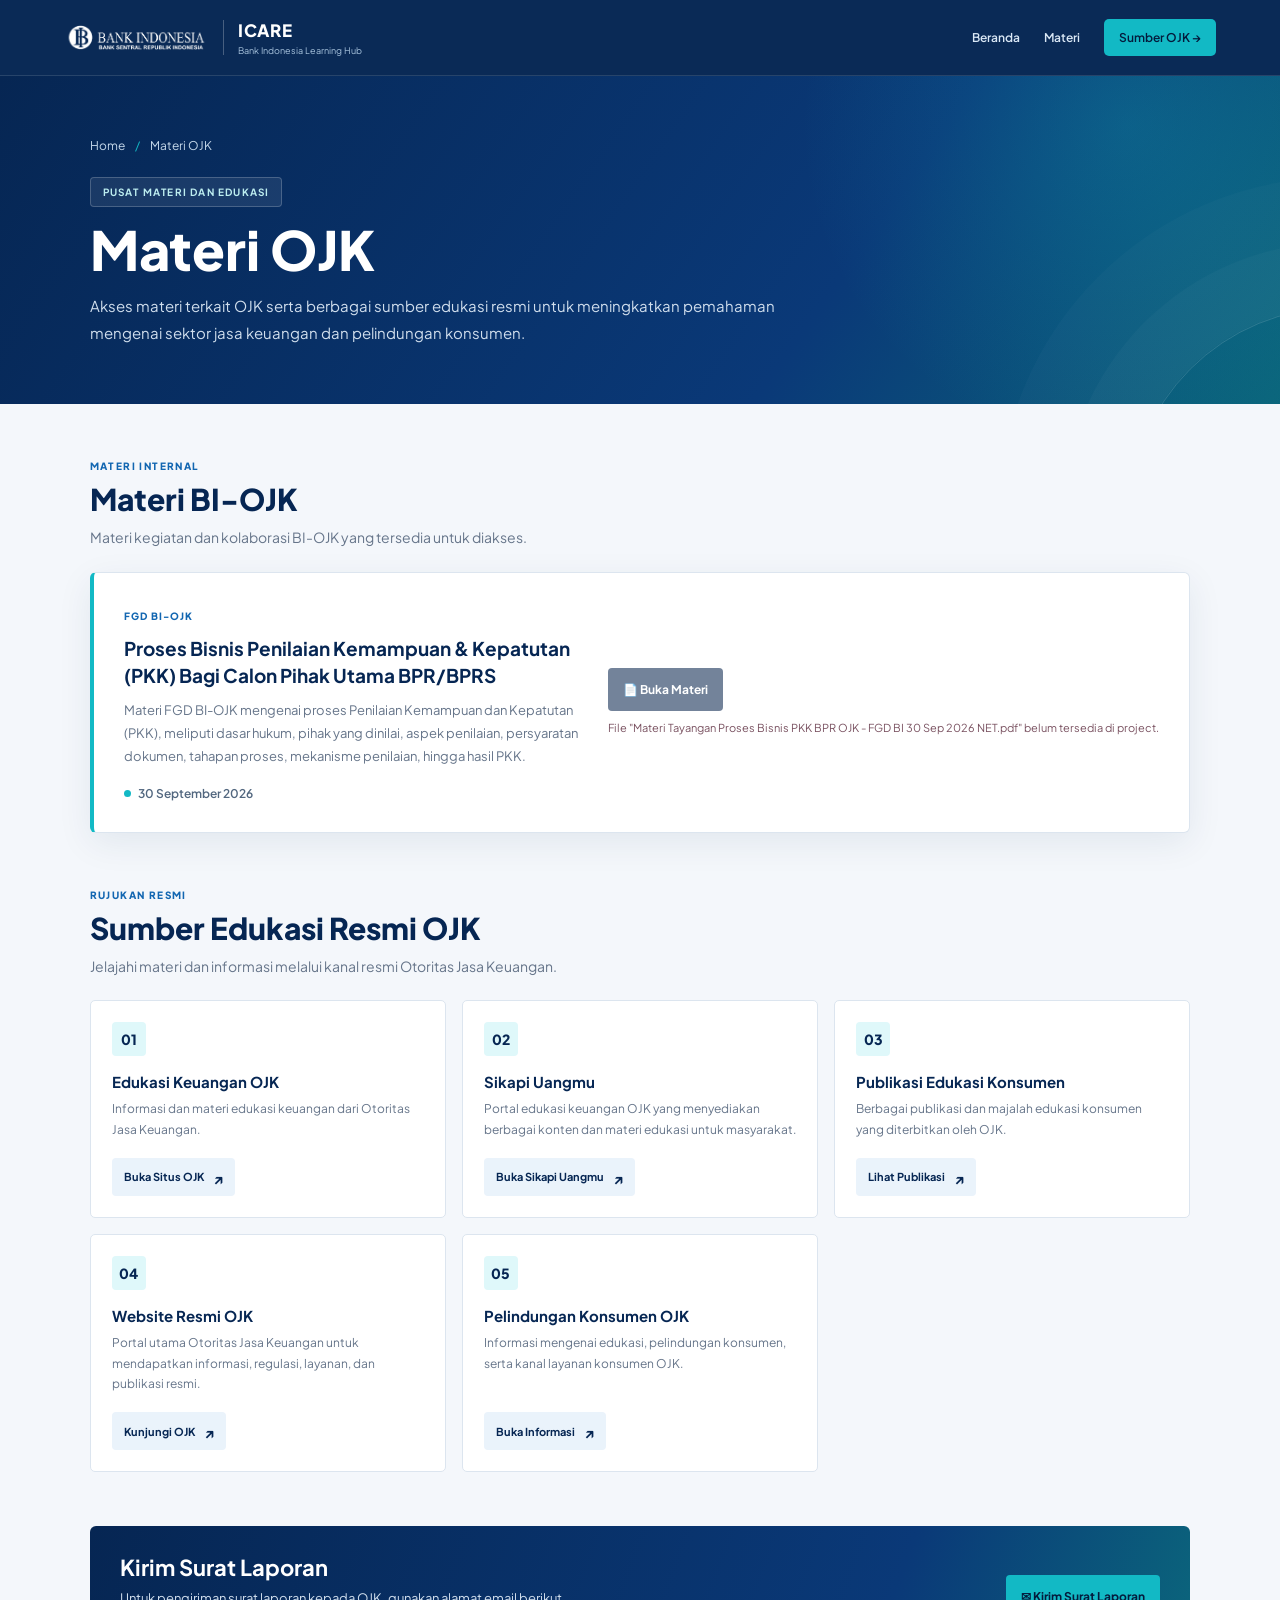
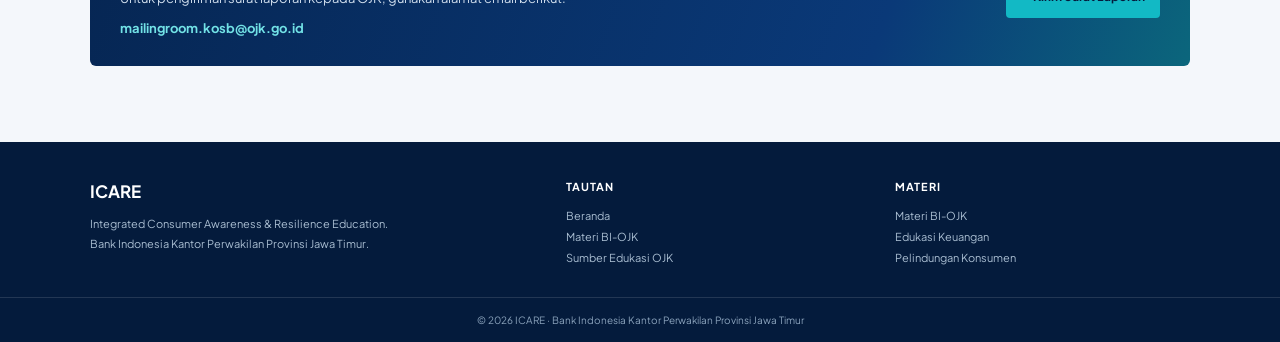
<file: materi-ojk.html>
<!DOCTYPE html>
<html lang="id">
<head>
<meta charset="UTF-8">
<meta name="viewport" content="width=device-width, initial-scale=1.0">
<meta name="theme-color" content="#062653">
<title>Materi OJK — ICARE Bank Indonesia Jawa Timur</title>
<link rel="preconnect" href="https://fonts.googleapis.com">
<link rel="preconnect" href="https://fonts.gstatic.com" crossorigin>
<link href="https://fonts.googleapis.com/css2?family=Plus+Jakarta+Sans:wght@400;500;600;700;800&display=swap" rel="stylesheet">
<style>
:root {
    --navy: #062653;
    --navy-dark: #041b3c;
    --navy-light: #0b3976;
    --blue: #1266b1;
    --cyan: #12b9c5;
    --cyan-light: #dff8fa;
    --white: #ffffff;
    --bg: #f4f7fb;
    --text: #172a43;
    --muted: #66758a;
    --line: #dce5ef;
    --shadow: 0 10px 35px rgba(17, 48, 83, .08);
}

* { margin: 0; padding: 0; box-sizing: border-box; }
html { scroll-behavior: smooth; }
body {
    min-height: 100vh;
    background: var(--bg);
    color: var(--text);
    font-family: "Plus Jakarta Sans", sans-serif;
    line-height: 1.6;
}
a { color: inherit; }

.nav {
    min-height: 76px;
    padding: 10px 5%;
    display: flex;
    align-items: center;
    justify-content: space-between;
    gap: 24px;
    position: sticky;
    top: 0;
    z-index: 10;
    background: rgba(6, 38, 83, .98);
    border-bottom: 1px solid rgba(255,255,255,.12);
    backdrop-filter: blur(12px);
}
.brand { display: flex; align-items: center; gap: 14px; text-decoration: none; }
.bi-logo { width: 145px; max-height: 50px; object-fit: contain; object-position: left center; }
.brand-divider { width: 1px; height: 35px; background: rgba(255,255,255,.25); }
.brand-text { color: var(--white); }
.brand-name { font-size: 17px; font-weight: 800; letter-spacing: .04em; }
.brand-sub { display: block; color: #aac5df; font-size: 9px; }
.navlinks { display: flex; align-items: center; gap: 24px; }
.navlinks a {
    color: #d9e7f5;
    text-decoration: none;
    font-size: 12px;
    font-weight: 600;
    transition: color .2s ease;
}
.navlinks a:hover, .navlinks a:focus-visible { color: var(--white); }
.navlinks .nav-action {
    padding: 9px 15px;
    border-radius: 5px;
    background: var(--cyan);
    color: var(--navy-dark);
}

.hero {
    position: relative;
    overflow: hidden;
    padding: 60px 7% 58px;
    color: var(--white);
    background:
        radial-gradient(circle at 88% 15%, rgba(18,185,197,.21), transparent 28%),
        linear-gradient(125deg, var(--navy) 0%, #0a3978 65%, #0b667c 100%);
}
.hero::after {
    content: "";
    position: absolute;
    width: 420px;
    height: 420px;
    right: -270px;
    bottom: -325px;
    border: 1px solid rgba(255,255,255,.14);
    border-radius: 50%;
    box-shadow: 0 0 0 65px rgba(255,255,255,.025), 0 0 0 130px rgba(255,255,255,.018);
    pointer-events: none;
}
.hero-content { position: relative; z-index: 1; width: min(1120px, 100%); margin: auto; }
.breadcrumbs { display: flex; flex-wrap: wrap; align-items: center; gap: 10px; margin-bottom: 22px; color: #c5d8ea; font-size: 12px; }
.breadcrumbs a { color: #c5d8ea; text-decoration: none; }
.breadcrumbs a:hover { color: var(--white); text-decoration: underline; }
.breadcrumb-separator { color: var(--cyan); }
.eyebrow {
    display: inline-flex;
    margin-bottom: 12px;
    padding: 6px 12px;
    border: 1px solid rgba(255,255,255,.2);
    border-radius: 4px;
    color: #bdeef0;
    background: rgba(255,255,255,.08);
    font-size: 10px;
    font-weight: 700;
    letter-spacing: .12em;
    text-transform: uppercase;
}
.hero h1 { margin-bottom: 12px; font-size: clamp(36px, 5vw, 54px); line-height: 1.12; font-weight: 800; }
.hero p { max-width: 710px; color: #d0deed; font-size: 15px; line-height: 1.8; }

main { padding: 0 7% 76px; }
.content { width: min(1120px, 100%); margin: 0 auto; }
.section { padding-top: 54px; }
.section-heading { margin-bottom: 23px; }
.section-kicker { margin-bottom: 7px; color: var(--blue); font-size: 10px; font-weight: 800; letter-spacing: .14em; text-transform: uppercase; }
.section-heading h2 { color: var(--navy); font-size: clamp(23px, 3vw, 30px); line-height: 1.25; font-weight: 800; }
.section-heading p { max-width: 680px; margin-top: 8px; color: var(--muted); font-size: 14px; }
.internal-card {
    display: grid;
    grid-template-columns: minmax(0, 1fr) auto;
    align-items: center;
    gap: 28px;
    padding: 28px 30px;
    background: var(--white);
    border: 1px solid var(--line);
    border-left: 4px solid var(--cyan);
    border-radius: 6px;
    box-shadow: var(--shadow);
}
.card-type { display: inline-block; margin-bottom: 11px; color: var(--blue); font-size: 10px; font-weight: 800; letter-spacing: .1em; text-transform: uppercase; }
.internal-card h3 { max-width: 760px; margin-bottom: 9px; color: var(--navy); font-size: 19px; line-height: 1.45; }
.internal-card p { max-width: 760px; color: var(--muted); font-size: 13px; line-height: 1.8; }
.date { display: inline-flex; align-items: center; gap: 7px; margin-top: 15px; color: #52677f; font-size: 12px; font-weight: 600; }
.date-mark { width: 7px; height: 7px; border-radius: 50%; background: var(--cyan); }
.card-action { display: flex; min-width: 175px; flex-direction: column; align-items: flex-start; gap: 9px; }
.button {
    display: inline-flex;
    align-items: center;
    justify-content: center;
    gap: 9px;
    min-height: 43px;
    padding: 10px 15px;
    border: 0;
    border-radius: 4px;
    background: var(--navy);
    color: var(--white);
    font-family: inherit;
    font-size: 12px;
    font-weight: 700;
    text-decoration: none;
    transition: background .2s ease, transform .2s ease;
}
.button:hover { background: var(--blue); transform: translateY(-1px); }
.button:focus-visible, a:focus-visible { outline: 3px solid #72e2e6; outline-offset: 3px; }
.button { cursor: pointer; }
.button:disabled { cursor: not-allowed; background: #73839a; }
.button:disabled:hover { transform: none; }
.availability { color: #7a5261; font-size: 11px; line-height: 1.5; }

.resource-grid { display: grid; grid-template-columns: repeat(3, minmax(0, 1fr)); gap: 16px; }
.resource-card {
    min-height: 211px;
    display: flex;
    flex-direction: column;
    align-items: flex-start;
    padding: 21px;
    background: var(--white);
    border: 1px solid var(--line);
    border-radius: 5px;
    transition: border-color .2s ease, box-shadow .2s ease, transform .2s ease;
}
.resource-card:hover { transform: translateY(-3px); border-color: #a9dfe3; box-shadow: var(--shadow); }
.resource-mark {
    width: 34px;
    height: 34px;
    display: grid;
    place-items: center;
    margin-bottom: 15px;
    border-radius: 4px;
    background: var(--cyan-light);
    color: var(--navy);
    font-size: 14px;
    font-weight: 800;
}
.resource-card h3 { margin-bottom: 7px; color: var(--navy); font-size: 15px; line-height: 1.4; }
.resource-card p { margin-bottom: 18px; color: var(--muted); font-size: 12px; line-height: 1.7; }
.resource-card .button { margin-top: auto; min-height: 38px; padding: 8px 12px; font-size: 11px; background: #eaf3fb; color: var(--navy); }
.resource-card .button:hover { background: var(--navy); color: var(--white); }
.arrow { font-size: 15px; line-height: 1; }

.report-section { padding-top: 54px; }
.report-box {
    display: flex;
    align-items: center;
    justify-content: space-between;
    gap: 24px;
    padding: 27px 30px;
    border-radius: 6px;
    color: var(--white);
    background: linear-gradient(110deg, var(--navy) 0%, #0a3978 72%, #0b667c 100%);
}
.report-box h2 { margin-bottom: 6px; font-size: 22px; line-height: 1.3; }
.report-box p { color: #d0deed; font-size: 13px; }
.report-email { display: inline-block; margin-top: 9px; color: #72e2e6; font-size: 13px; font-weight: 700; text-decoration: none; overflow-wrap: anywhere; }
.report-email:hover { text-decoration: underline; }
.report-box .button { flex: 0 0 auto; background: var(--cyan); color: var(--navy-dark); }
.report-box .button:hover { background: #69e0e4; }

footer { background: var(--navy-dark); color: #d9e7f5; }
.footer-inner {
    width: min(1120px, 86%);
    display: grid;
    grid-template-columns: 1.5fr 1fr 1fr;
    gap: 34px;
    margin: auto;
    padding: 36px 0 28px;
}
.footer-inner h3 { margin-bottom: 8px; color: var(--white); font-size: 17px; }
.footer-inner h4 { margin-bottom: 10px; color: var(--white); font-size: 11px; letter-spacing: .08em; }
.footer-inner p, .footer-inner a { color: #a9bdd1; font-size: 11px; line-height: 1.9; }
.footer-inner a { text-decoration: none; }
.footer-inner a:hover { color: var(--white); }
.copyright { padding: 14px 7%; border-top: 1px solid rgba(255,255,255,.12); color: #8ba3bc; text-align: center; font-size: 10px; }

@media (max-width: 800px) {
    .resource-grid { grid-template-columns: repeat(2, minmax(0, 1fr)); }
    .footer-inner { grid-template-columns: 1fr 1fr; }
}
@media (max-width: 600px) {
    .nav { min-height: 65px; padding: 9px 5%; gap: 12px; }
    .bi-logo { width: 105px; }
    .brand-divider, .brand-text { display: none; }
    .navlinks { gap: 12px; }
    .navlinks a { font-size: 11px; }
    .navlinks .nav-action { padding: 8px 10px; }
    .hero { padding: 38px 6% 39px; }
    .hero h1 { font-size: 36px; }
    .hero p { font-size: 13px; }
    main { padding: 0 6% 52px; }
    .section { padding-top: 38px; }
    .internal-card { grid-template-columns: 1fr; gap: 20px; padding: 22px 19px; }
    .internal-card h3 { font-size: 17px; }
    .card-action { min-width: 0; }
    .resource-grid { grid-template-columns: 1fr; gap: 12px; }
    .resource-card { min-height: auto; }
    .report-box { align-items: flex-start; flex-direction: column; padding: 23px 20px; }
    .report-box .button { width: 100%; }
    .footer-inner { width: 88%; grid-template-columns: 1fr; gap: 20px; }
}
@media (prefers-reduced-motion: reduce) {
    *, *::before, *::after { scroll-behavior: auto !important; transition-duration: .01ms !important; }
}
</style>
</head>
<body>
<header>
    <nav class="nav" aria-label="Navigasi utama">
        <a class="brand" href="land page.html" aria-label="ICARE Bank Indonesia Jawa Timur, kembali ke beranda">
            <img src="BI_Logo.png" alt="Bank Indonesia" class="bi-logo">
            <span class="brand-divider" aria-hidden="true"></span>
            <span class="brand-text"><span class="brand-name">ICARE</span><span class="brand-sub">Bank Indonesia Learning Hub</span></span>
        </a>
        <div class="navlinks">
            <a href="land page.html">Beranda</a>
            <a href="#materi-bi-ojk">Materi</a>
            <a class="nav-action" href="#sumber-ojk">Sumber OJK <span aria-hidden="true">&#8594;</span></a>
        </div>
    </nav>
</header>

<section class="hero" aria-labelledby="page-title">
    <div class="hero-content">
        <nav class="breadcrumbs" aria-label="Breadcrumb">
            <a href="land page.html">Home</a>
            <span class="breadcrumb-separator" aria-hidden="true">/</span>
            <span aria-current="page">Materi OJK</span>
        </nav>
        <span class="eyebrow">Pusat Materi dan Edukasi</span>
        <h1 id="page-title">Materi OJK</h1>
        <p>Akses materi terkait OJK serta berbagai sumber edukasi resmi untuk meningkatkan pemahaman mengenai sektor jasa keuangan dan pelindungan konsumen.</p>
    </div>
</section>

<main>
    <div class="content">
        <section class="section" id="materi-bi-ojk" aria-labelledby="internal-title">
            <div class="section-heading">
                <div class="section-kicker">Materi Internal</div>
                <h2 id="internal-title">Materi BI-OJK</h2>
                <p>Materi kegiatan dan kolaborasi BI-OJK yang tersedia untuk diakses.</p>
            </div>
            <article class="internal-card">
                <div>
                    <span class="card-type">FGD BI-OJK</span>
                    <h3>Proses Bisnis Penilaian Kemampuan &amp; Kepatutan (PKK) Bagi Calon Pihak Utama BPR/BPRS</h3>
                    <p>Materi FGD BI-OJK mengenai proses Penilaian Kemampuan dan Kepatutan (PKK), meliputi dasar hukum, pihak yang dinilai, aspek penilaian, persyaratan dokumen, tahapan proses, mekanisme penilaian, hingga hasil PKK.</p>
                    <span class="date"><span class="date-mark" aria-hidden="true"></span>30 September 2026</span>
                </div>
                <div class="card-action">
                    <button class="button" type="button" disabled title="File PDF belum tersedia di project">&#128196; Buka Materi</button>
                    <span class="availability">File "Materi Tayangan Proses Bisnis PKK BPR OJK - FGD BI 30 Sep 2026 NET.pdf" belum tersedia di project.</span>
                </div>
            </article>
        </section>

        <section class="section" id="sumber-ojk" aria-labelledby="resources-title">
            <div class="section-heading">
                <div class="section-kicker">Rujukan Resmi</div>
                <h2 id="resources-title">Sumber Edukasi Resmi OJK</h2>
                <p>Jelajahi materi dan informasi melalui kanal resmi Otoritas Jasa Keuangan.</p>
            </div>
            <div class="resource-grid">
                <article class="resource-card">
                    <span class="resource-mark" aria-hidden="true">01</span>
                    <h3>Edukasi Keuangan OJK</h3>
                    <p>Informasi dan materi edukasi keuangan dari Otoritas Jasa Keuangan.</p>
                    <a class="button" href="https://ojk.go.id/id/kanal/edukasi-dan-perlindungan-konsumen/Pages/literasi-keuangan.aspx" target="_blank" rel="noopener noreferrer">Buka Situs OJK <span class="arrow" aria-hidden="true">&#8599;</span></a>
                </article>
                <article class="resource-card">
                    <span class="resource-mark" aria-hidden="true">02</span>
                    <h3>Sikapi Uangmu</h3>
                    <p>Portal edukasi keuangan OJK yang menyediakan berbagai konten dan materi edukasi untuk masyarakat.</p>
                    <a class="button" href="https://sikapiuangmu.ojk.go.id/" target="_blank" rel="noopener noreferrer">Buka Sikapi Uangmu <span class="arrow" aria-hidden="true">&#8599;</span></a>
                </article>
                <article class="resource-card">
                    <span class="resource-mark" aria-hidden="true">03</span>
                    <h3>Publikasi Edukasi Konsumen</h3>
                    <p>Berbagai publikasi dan majalah edukasi konsumen yang diterbitkan oleh OJK.</p>
                    <a class="button" href="https://ojk.go.id/id/Publikasi/E-Magazine/Pages/default.aspx" target="_blank" rel="noopener noreferrer">Lihat Publikasi <span class="arrow" aria-hidden="true">&#8599;</span></a>
                </article>
                <article class="resource-card">
                    <span class="resource-mark" aria-hidden="true">04</span>
                    <h3>Website Resmi OJK</h3>
                    <p>Portal utama Otoritas Jasa Keuangan untuk mendapatkan informasi, regulasi, layanan, dan publikasi resmi.</p>
                    <a class="button" href="https://ojk.go.id/" target="_blank" rel="noopener noreferrer">Kunjungi OJK <span class="arrow" aria-hidden="true">&#8599;</span></a>
                </article>
                <article class="resource-card">
                    <span class="resource-mark" aria-hidden="true">05</span>
                    <h3>Pelindungan Konsumen OJK</h3>
                    <p>Informasi mengenai edukasi, pelindungan konsumen, serta kanal layanan konsumen OJK.</p>
                    <a class="button" href="https://kontak157.ojk.go.id/" target="_blank" rel="noopener noreferrer">Buka Informasi <span class="arrow" aria-hidden="true">&#8599;</span></a>
                </article>
            </div>
        </section>

        <section class="report-section" id="kirim-surat" aria-labelledby="report-title">
            <div class="report-box">
                <div>
                    <h2 id="report-title">Kirim Surat Laporan</h2>
                    <p>Untuk pengiriman surat laporan kepada OJK, gunakan alamat email berikut.</p>
                    <a class="report-email" href="mailto:mailingroom.kosb@ojk.go.id">mailingroom.kosb@ojk.go.id</a>
                </div>
                <a class="button" href="mailto:mailingroom.kosb@ojk.go.id?subject=Pengiriman%20Surat%20Laporan">&#9993; Kirim Surat Laporan</a>
            </div>
        </section>
    </div>
</main>

<footer>
    <div class="footer-inner">
        <div>
            <h3>ICARE</h3>
            <p>Integrated Consumer Awareness &amp; Resilience Education.<br>Bank Indonesia Kantor Perwakilan Provinsi Jawa Timur.</p>
        </div>
        <div>
            <h4>TAUTAN</h4>
            <p><a href="land page.html">Beranda</a><br><a href="#materi-bi-ojk">Materi BI-OJK</a><br><a href="#sumber-ojk">Sumber Edukasi OJK</a></p>
        </div>
        <div>
            <h4>MATERI</h4>
            <p>Materi BI-OJK<br>Edukasi Keuangan<br>Pelindungan Konsumen</p>
        </div>
    </div>
    <div class="copyright">&copy; 2026 ICARE &middot; Bank Indonesia Kantor Perwakilan Provinsi Jawa Timur</div>
</footer>
</body>
</html>
</file>
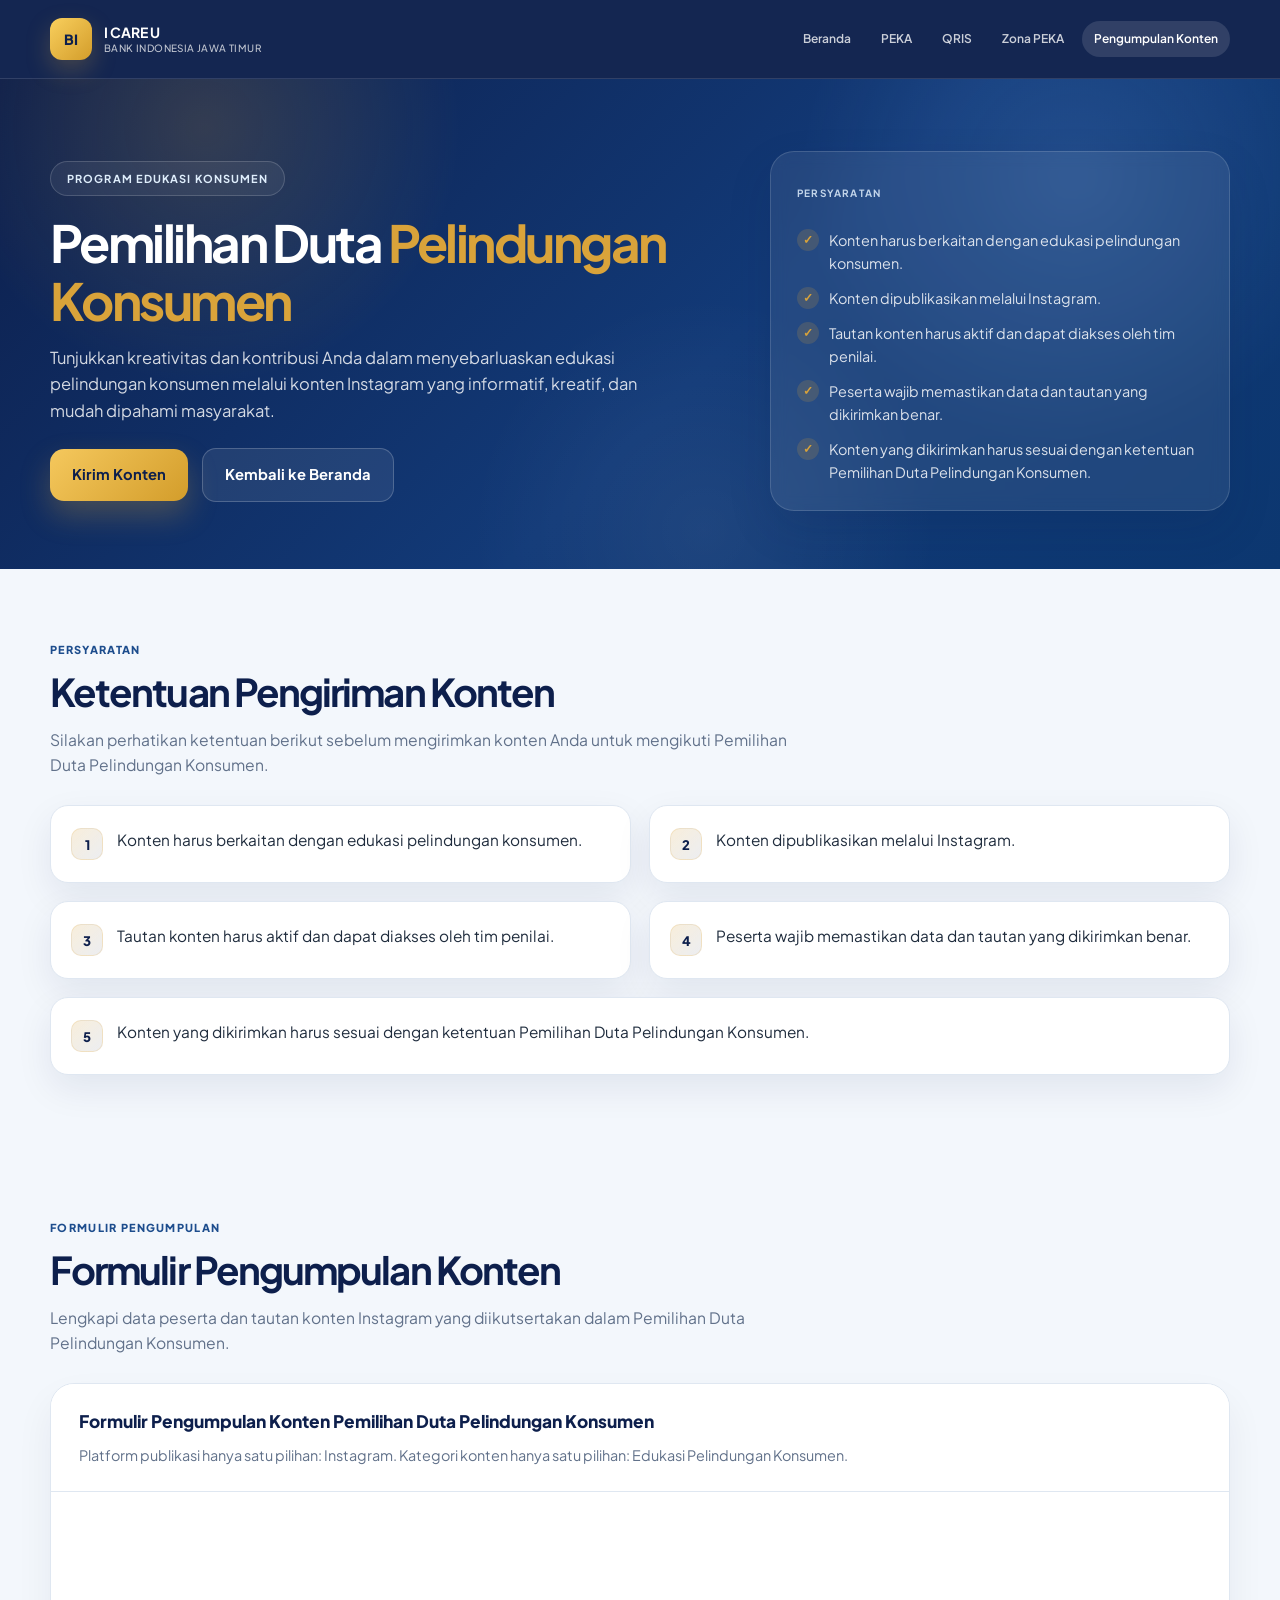
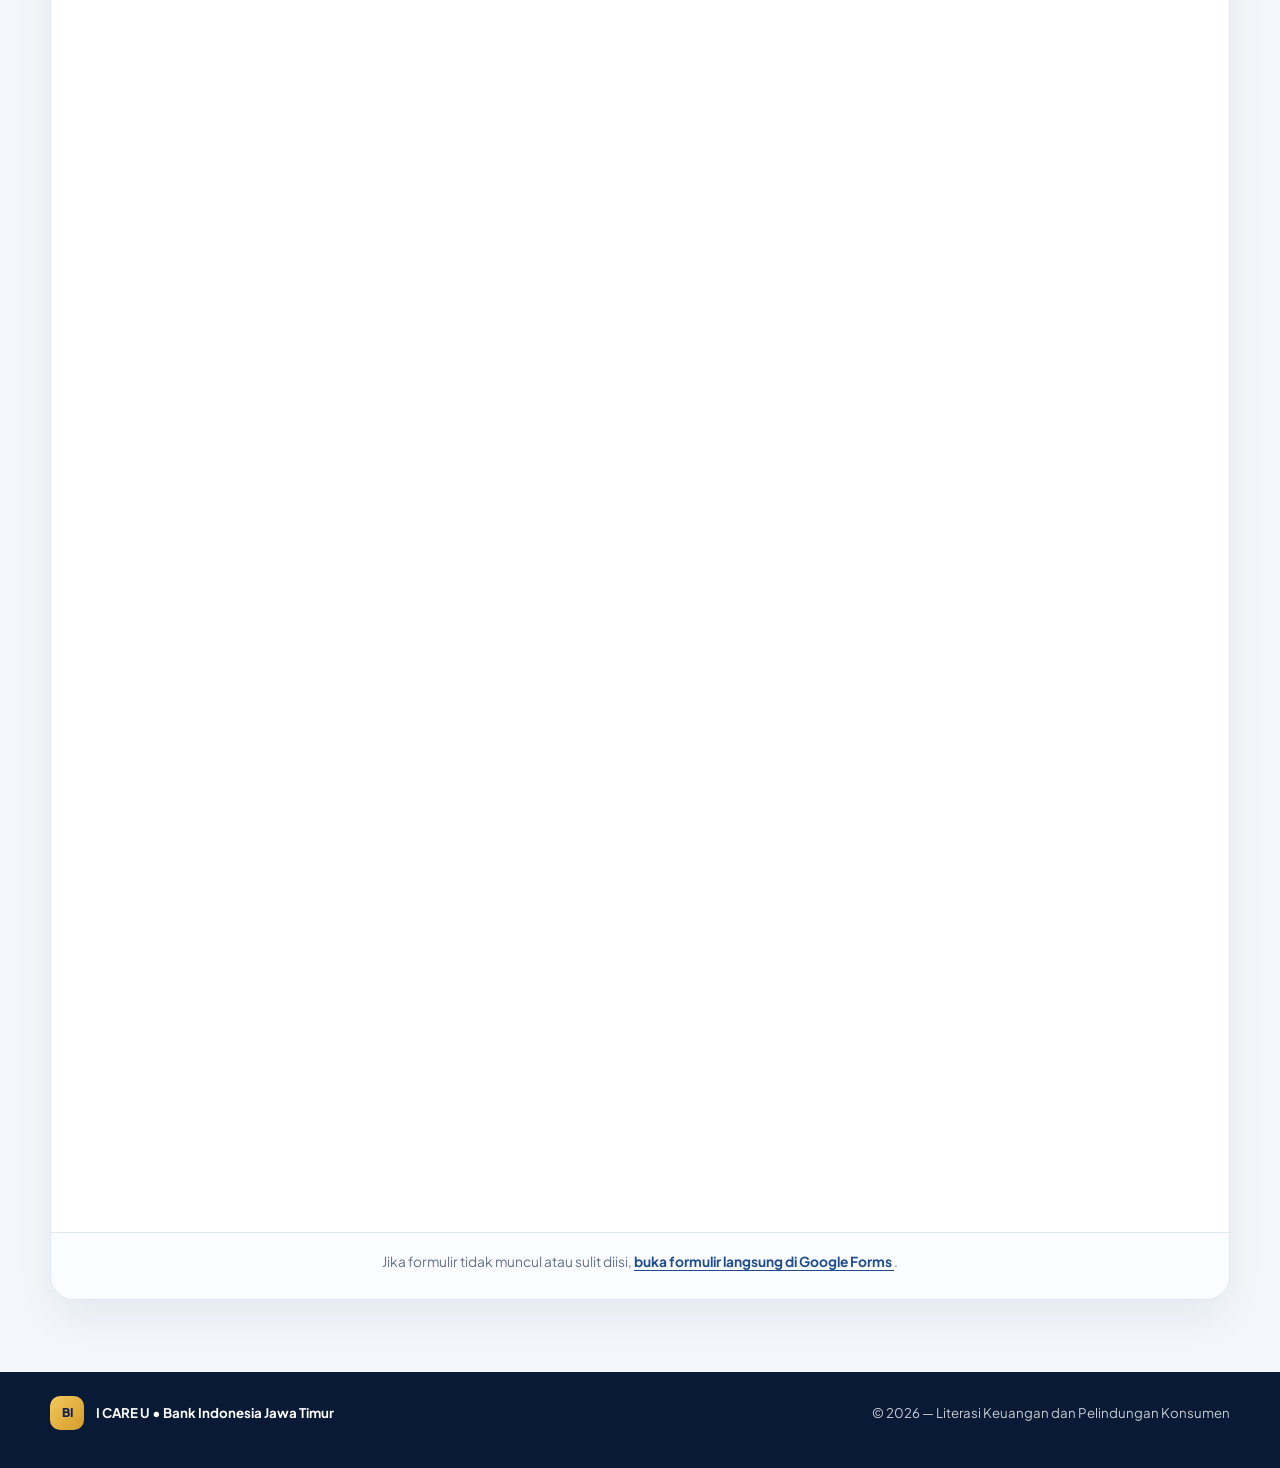
<file: pengumpulan-konten.html>
<!DOCTYPE html>
<html lang="id">
<head>
  <meta charset="UTF-8" />
  <meta name="viewport" content="width=device-width, initial-scale=1.0" />
  <meta name="theme-color" content="#0d1f4c" />
  <title>Pengumpulan Konten Pemilihan Duta Pelindungan Konsumen | I CARE U</title>
  <meta name="description" content="Formulir pengumpulan konten Pemilihan Duta Pelindungan Konsumen I CARE U Bank Indonesia Jawa Timur." />

  <link rel="preconnect" href="https://fonts.googleapis.com">
  <link rel="preconnect" href="https://fonts.gstatic.com" crossorigin>
  <link href="https://fonts.googleapis.com/css2?family=Plus+Jakarta+Sans:wght@400;500;600;700;800&display=swap" rel="stylesheet">

  <style>
    :root {
      --navy-900: #0d1f4c;
      --navy-800: #123a78;
      --navy-700: #1d4d8d;
      --navy-100: #edf4ff;
      --gold-500: #d9a33a;
      --gold-600: #c68d20;
      --white: #ffffff;
      --bg: #f3f7fc;
      --bg-soft: #eef4fb;
      --text: #1f2c3d;
      --muted: #61718a;
      --line: #dfe7f1;
      --shadow-soft: 0 14px 36px rgba(13, 31, 76, 0.08);
      --shadow-card: 0 18px 45px rgba(13, 31, 76, 0.12);
    }

    * {
      box-sizing: border-box;
    }

    html {
      scroll-behavior: smooth;
      scroll-padding-top: 96px;
    }

    body {
      margin: 0;
      font-family: 'Plus Jakarta Sans', sans-serif;
      background: var(--bg);
      color: var(--text);
      line-height: 1.6;
      overflow-x: hidden;
    }

    a {
      color: inherit;
      text-decoration: none;
    }

    img {
      max-width: 100%;
      display: block;
    }

    .topbar {
      position: sticky;
      top: 0;
      z-index: 50;
      background: rgba(13, 31, 76, 0.97);
      backdrop-filter: blur(10px);
      border-bottom: 1px solid rgba(255, 255, 255, 0.12);
    }

    .topbar-inner {
      width: min(1180px, calc(100% - 32px));
      margin: 0 auto;
      min-height: 78px;
      display: flex;
      align-items: center;
      justify-content: space-between;
      gap: 18px;
    }

    .brand {
      display: flex;
      align-items: center;
      gap: 12px;
      min-width: 0;
      flex-shrink: 0;
    }

    .brand-mark {
      width: 42px;
      height: 42px;
      border-radius: 12px;
      display: grid;
      place-items: center;
      background: linear-gradient(135deg, #f9cf5d, #d39d2b);
      color: var(--navy-900);
      font-size: 14px;
      font-weight: 800;
      box-shadow: 0 10px 24px rgba(217, 163, 58, 0.25);
    }

    .brand-text {
      color: var(--white);
      font-weight: 700;
      font-size: 14px;
      line-height: 1.3;
    }

    .brand-text span {
      display: block;
      font-size: 10px;
      font-weight: 500;
      opacity: 0.72;
      letter-spacing: 0.04em;
      text-transform: uppercase;
    }

    .nav {
      display: flex;
      align-items: center;
      flex-wrap: wrap;
      justify-content: flex-end;
      gap: 6px;
    }

    .nav a {
      color: rgba(255, 255, 255, 0.78);
      font-size: 12px;
      font-weight: 600;
      padding: 8px 12px;
      border-radius: 999px;
      transition: background 0.2s ease, color 0.2s ease;
    }

    .nav a:hover,
    .nav a.active {
      background: rgba(255, 255, 255, 0.12);
      color: var(--white);
    }

    .hero {
      position: relative;
      overflow: hidden;
      background: linear-gradient(135deg, var(--navy-900) 0%, var(--navy-800) 56%, #0c3770 100%);
      color: var(--white);
      padding: 72px 0 58px;
    }

    .hero::before {
      content: "";
      position: absolute;
      inset: 0;
      background:
        radial-gradient(circle at 16% 10%, rgba(217, 163, 58, 0.18), transparent 22%),
        radial-gradient(circle at 84% 20%, rgba(124, 181, 255, 0.16), transparent 24%),
        radial-gradient(circle at 55% 92%, rgba(255, 255, 255, 0.06), transparent 28%);
      pointer-events: none;
    }

    .hero-inner {
      position: relative;
      z-index: 1;
      width: min(1180px, calc(100% - 32px));
      margin: 0 auto;
      display: grid;
      grid-template-columns: 1.2fr 0.8fr;
      gap: 30px;
      align-items: center;
    }

    .eyebrow {
      display: inline-flex;
      align-items: center;
      gap: 8px;
      padding: 8px 16px;
      border: 1px solid rgba(255, 255, 255, 0.16);
      border-radius: 999px;
      background: rgba(255, 255, 255, 0.06);
      color: #dfeefc;
      font-size: 11px;
      font-weight: 700;
      letter-spacing: 0.1em;
      text-transform: uppercase;
    }

    h1 {
      margin: 18px 0 16px;
      font-size: clamp(2.4rem, 4vw, 4rem);
      line-height: 1.12;
      letter-spacing: -0.05em;
      color: var(--white);
    }

    .headline-accent {
      color: var(--gold-500);
    }

    .hero-copy {
      margin: 0;
      max-width: 640px;
      color: rgba(255, 255, 255, 0.82);
      font-size: 1.03rem;
    }

    .hero-actions {
      margin-top: 24px;
      display: flex;
      align-items: center;
      gap: 14px;
      flex-wrap: wrap;
    }

    .button {
      display: inline-flex;
      align-items: center;
      justify-content: center;
      padding: 14px 22px;
      border: none;
      border-radius: 14px;
      font-family: inherit;
      font-weight: 700;
      font-size: 0.92rem;
      cursor: pointer;
      transition: transform 0.2s ease, box-shadow 0.2s ease;
    }

    .button:hover {
      transform: translateY(-2px);
    }

    .button-primary {
      background: linear-gradient(135deg, #f5c85d, #d39d2b);
      color: var(--navy-900);
      box-shadow: 0 14px 30px rgba(217, 163, 58, 0.28);
    }

    .button-secondary {
      background: rgba(255, 255, 255, 0.08);
      border: 1px solid rgba(255, 255, 255, 0.2);
      color: var(--white);
    }

    .card-panel {
      background: rgba(255, 255, 255, 0.08);
      border: 1px solid rgba(255, 255, 255, 0.14);
      border-radius: 24px;
      padding: 26px;
      box-shadow: var(--shadow-card);
      backdrop-filter: blur(8px);
    }

    .mini-badge {
      display: inline-block;
      font-size: 10px;
      letter-spacing: 0.12em;
      text-transform: uppercase;
      color: #dfeefc;
      opacity: 0.85;
      margin-bottom: 10px;
      font-weight: 700;
    }

    .mini-list {
      list-style: none;
      padding: 0;
      margin: 18px 0 0;
      display: grid;
      gap: 12px;
    }

    .mini-list li {
      display: flex;
      gap: 10px;
      align-items: flex-start;
      color: rgba(255, 255, 255, 0.84);
      font-size: 0.9rem;
    }

    .mini-list li::before {
      content: "✓";
      display: inline-flex;
      align-items: center;
      justify-content: center;
      width: 22px;
      height: 22px;
      border-radius: 50%;
      background: rgba(217, 163, 58, 0.18);
      color: var(--gold-500);
      font-size: 0.78rem;
      font-weight: 800;
      flex-shrink: 0;
    }

    .section {
      width: min(1180px, calc(100% - 32px));
      margin: 0 auto;
      padding: 72px 0;
    }

    .section-heading {
      margin-bottom: 28px;
      max-width: 800px;
    }

    .section-kicker {
      margin: 0 0 10px;
      color: var(--navy-700);
      text-transform: uppercase;
      letter-spacing: 0.12em;
      font-size: 11px;
      font-weight: 800;
    }

    h2 {
      margin: 0;
      font-size: clamp(1.9rem, 3vw, 2.8rem);
      letter-spacing: -0.05em;
      color: var(--navy-900);
      line-height: 1.2;
    }

    .section-sub {
      margin: 12px 0 0;
      color: var(--muted);
      font-size: 0.98rem;
      max-width: 760px;
    }

    .requirements-grid {
      display: grid;
      grid-template-columns: repeat(2, minmax(0, 1fr));
      gap: 18px;
      margin-top: 10px;
    }

    .requirement-card {
      background: var(--white);
      border: 1px solid var(--line);
      border-radius: 18px;
      padding: 22px 20px;
      box-shadow: var(--shadow-soft);
      display: flex;
      gap: 14px;
      align-items: flex-start;
    }

    .requirement-number {
      width: 32px;
      height: 32px;
      border-radius: 10px;
      display: inline-flex;
      align-items: center;
      justify-content: center;
      font-size: 0.82rem;
      font-weight: 800;
      color: var(--navy-900);
      background: linear-gradient(135deg, rgba(217, 163, 58, 0.18), rgba(13, 31, 76, 0.08));
      border: 1px solid rgba(217, 163, 58, 0.18);
      flex-shrink: 0;
    }

    .requirement-card p {
      margin: 0;
      color: var(--text);
      font-size: 0.96rem;
      line-height: 1.6;
    }

    .form-wrap {
      background: var(--white);
      border: 1px solid var(--line);
      border-radius: 24px;
      box-shadow: 0 18px 38px rgba(17, 28, 44, 0.06);
      overflow: hidden;
    }

    .form-top {
      padding: 24px 28px;
      background: #ffffff;
      border-bottom: 1px solid var(--line);
    }

    .form-top-title {
      margin: 0;
      color: var(--navy-900);
      font-size: 1.08rem;
      font-weight: 800;
    }

    .form-top-description {
      margin: 8px 0 0;
      color: var(--muted);
      font-size: 0.9rem;
      line-height: 1.6;
    }

    .google-form-container {
      width: 100%;
      background: #ffffff;
      overflow: hidden;
      padding: 0;
    }

    .google-form-container iframe {
      display: block;
      width: 100%;
      min-height: 1340px;
      height: 1340px;
      border: 0;
      background: #ffffff;
    }

    .form-fallback {
      padding: 18px 24px 26px;
      text-align: center;
      border-top: 1px solid var(--line);
      color: var(--muted);
      font-size: 0.86rem;
      background: #fbfcff;
    }

    .form-fallback a {
      color: var(--navy-700);
      font-weight: 700;
      text-decoration: underline;
      text-underline-offset: 3px;
    }

    footer {
      background: #081a35;
      color: rgba(255, 255, 255, 0.78);
      padding: 24px 0 38px;
    }

    .footer-inner {
      width: min(1180px, calc(100% - 32px));
      margin: 0 auto;
      display: flex;
      justify-content: space-between;
      align-items: center;
      gap: 18px;
      flex-wrap: wrap;
      font-size: 0.83rem;
    }

    .footer-brand {
      display: flex;
      align-items: center;
      gap: 12px;
      color: var(--white);
      font-weight: 700;
    }

    .footer-brand-mark {
      width: 34px;
      height: 34px;
      border-radius: 10px;
      display: grid;
      place-items: center;
      background: linear-gradient(135deg, #f5c85b, #d39d2b);
      color: var(--navy-900);
      font-size: 12px;
      font-weight: 800;
    }

    @media (max-width: 900px) {
      .topbar-inner {
        padding: 12px 0;
        align-items: flex-start;
      }

      .hero-inner {
        grid-template-columns: 1fr;
      }

      .card-panel {
        max-width: 680px;
      }

      .requirements-grid {
        grid-template-columns: 1fr;
      }
    }

    @media (max-width: 768px) {
      .topbar-inner {
        flex-direction: column;
        gap: 12px;
      }

      .nav {
        width: 100%;
        justify-content: flex-start;
        gap: 4px;
      }

      .nav a {
        padding: 7px 10px;
        font-size: 11px;
      }

      .hero {
        padding: 52px 0 42px;
      }

      .hero-inner,
      .section,
      .topbar-inner,
      .footer-inner {
        width: min(100% - 28px, 1180px);
      }

      .hero-actions {
        align-items: stretch;
      }

      .hero-actions .button {
        width: 100%;
      }

      .section {
        padding: 48px 0;
      }

      .form-wrap {
        border-radius: 16px;
      }

      .form-top {
        padding: 20px;
      }

      .google-form-container iframe {
        min-height: 1460px;
        height: 1460px;
      }

      .form-fallback {
        padding: 18px;
      }
    }

    @media (prefers-reduced-motion: reduce) {
      html {
        scroll-behavior: auto;
      }

      *,
      *::before,
      *::after {
        transition-duration: 0.01ms !important;
      }
    }
  </style>
</head>

<body>
  <header class="topbar">
    <div class="topbar-inner">
      <a class="brand" href="index.html" aria-label="I CARE U Bank Indonesia Jawa Timur">
        <div class="brand-mark">BI</div>
        <div class="brand-text">
          I CARE U
          <span>Bank Indonesia Jawa Timur</span>
        </div>
      </a>

      <nav class="nav" aria-label="Navigasi utama">
        <a href="index.html">Beranda</a>
        <a href="peka.html">PEKA</a>
        <a href="qris.html">QRIS</a>
        <a href="zona-peka.html">Zona PEKA</a>
        <a href="pengumpulan-konten.html" class="active" aria-current="page">Pengumpulan Konten</a>
      </nav>
    </div>
  </header>

  <main>
    <section class="hero">
      <div class="hero-inner">
        <div>
          <div class="eyebrow">PROGRAM EDUKASI KONSUMEN</div>

          <h1>
            Pemilihan Duta
            <span class="headline-accent">Pelindungan Konsumen</span>
          </h1>

          <p class="hero-copy">
            Tunjukkan kreativitas dan kontribusi Anda dalam menyebarluaskan edukasi pelindungan konsumen melalui konten Instagram yang informatif, kreatif, dan mudah dipahami masyarakat.
          </p>

          <div class="hero-actions">
            <a class="button button-primary" href="#form-pendaftaran">
              Kirim Konten
            </a>
            <a class="button button-secondary" href="index.html">
              Kembali ke Beranda
            </a>
          </div>
        </div>

        <div class="card-panel" aria-label="Persyaratan pengiriman konten">
          <div class="mini-badge">Persyaratan</div>

          <ul class="mini-list">
            <li>Konten harus berkaitan dengan edukasi pelindungan konsumen.</li>
            <li>Konten dipublikasikan melalui Instagram.</li>
            <li>Tautan konten harus aktif dan dapat diakses oleh tim penilai.</li>
            <li>Peserta wajib memastikan data dan tautan yang dikirimkan benar.</li>
            <li>Konten yang dikirimkan harus sesuai dengan ketentuan Pemilihan Duta Pelindungan Konsumen.</li>
          </ul>
        </div>
      </div>
    </section>

    <section class="section" id="persyaratan">
      <div class="section-heading">
        <p class="section-kicker">Persyaratan</p>
        <h2>Ketentuan Pengiriman Konten</h2>
        <p class="section-sub">
          Silakan perhatikan ketentuan berikut sebelum mengirimkan konten Anda untuk mengikuti Pemilihan Duta Pelindungan Konsumen.
        </p>
      </div>

      <div class="requirements-grid" aria-label="Daftar persyaratan pengiriman konten">
        <div class="requirement-card">
          <div class="requirement-number">1</div>
          <p>Konten harus berkaitan dengan edukasi pelindungan konsumen.</p>
        </div>

        <div class="requirement-card">
          <div class="requirement-number">2</div>
          <p>Konten dipublikasikan melalui Instagram.</p>
        </div>

        <div class="requirement-card">
          <div class="requirement-number">3</div>
          <p>Tautan konten harus aktif dan dapat diakses oleh tim penilai.</p>
        </div>

        <div class="requirement-card">
          <div class="requirement-number">4</div>
          <p>Peserta wajib memastikan data dan tautan yang dikirimkan benar.</p>
        </div>

        <div class="requirement-card" style="grid-column: 1 / -1;">
          <div class="requirement-number">5</div>
          <p>Konten yang dikirimkan harus sesuai dengan ketentuan Pemilihan Duta Pelindungan Konsumen.</p>
        </div>
      </div>
    </section>

    <section class="section" id="form-pendaftaran">
      <div class="section-heading">
        <p class="section-kicker">Formulir Pengumpulan</p>

        <h2>Formulir Pengumpulan Konten</h2>

        <p class="section-sub">
          Lengkapi data peserta dan tautan konten Instagram yang diikutsertakan dalam Pemilihan Duta Pelindungan Konsumen.
        </p>
      </div>

      <div class="form-wrap">
        <div class="form-top">
          <p class="form-top-title">Formulir Pengumpulan Konten Pemilihan Duta Pelindungan Konsumen</p>
          <p class="form-top-description">
            Platform publikasi hanya satu pilihan: Instagram. Kategori konten hanya satu pilihan: Edukasi Pelindungan Konsumen.
          </p>
        </div>

        <div class="google-form-container">
          <iframe
            src="https://docs.google.com/forms/d/e/1FAIpQLSeV4-PdrmUCXKOOcR6H0CgEpA2YcvYCQ6j0nu-B0fatY3h6LA/viewform?embedded=true"
            title="Formulir Pengumpulan Konten Pemilihan Duta Pelindungan Konsumen"
            width="100%"
            height="1340"
            loading="lazy"
            frameborder="0"
            marginheight="0"
            marginwidth="0">
            Memuat formulir...
          </iframe>
        </div>

        <div class="form-fallback">
          Jika formulir tidak muncul atau sulit diisi,
          <a
            href="https://docs.google.com/forms/d/e/1FAIpQLSeV4-PdrmUCXKOOcR6H0CgEpA2YcvYCQ6j0nu-B0fatY3h6LA/viewform"
            target="_blank"
            rel="noopener noreferrer">
            buka formulir langsung di Google Forms
          </a>.
        </div>
      </div>
    </section>
  </main>

  <footer>
    <div class="footer-inner">
      <div class="footer-brand">
        <div class="footer-brand-mark">BI</div>
        <div>I CARE U • Bank Indonesia Jawa Timur</div>
      </div>

      <div>
        © 2026 — Literasi Keuangan dan Pelindungan Konsumen
      </div>
    </div>
  </footer>
</body>
</html>
</file>
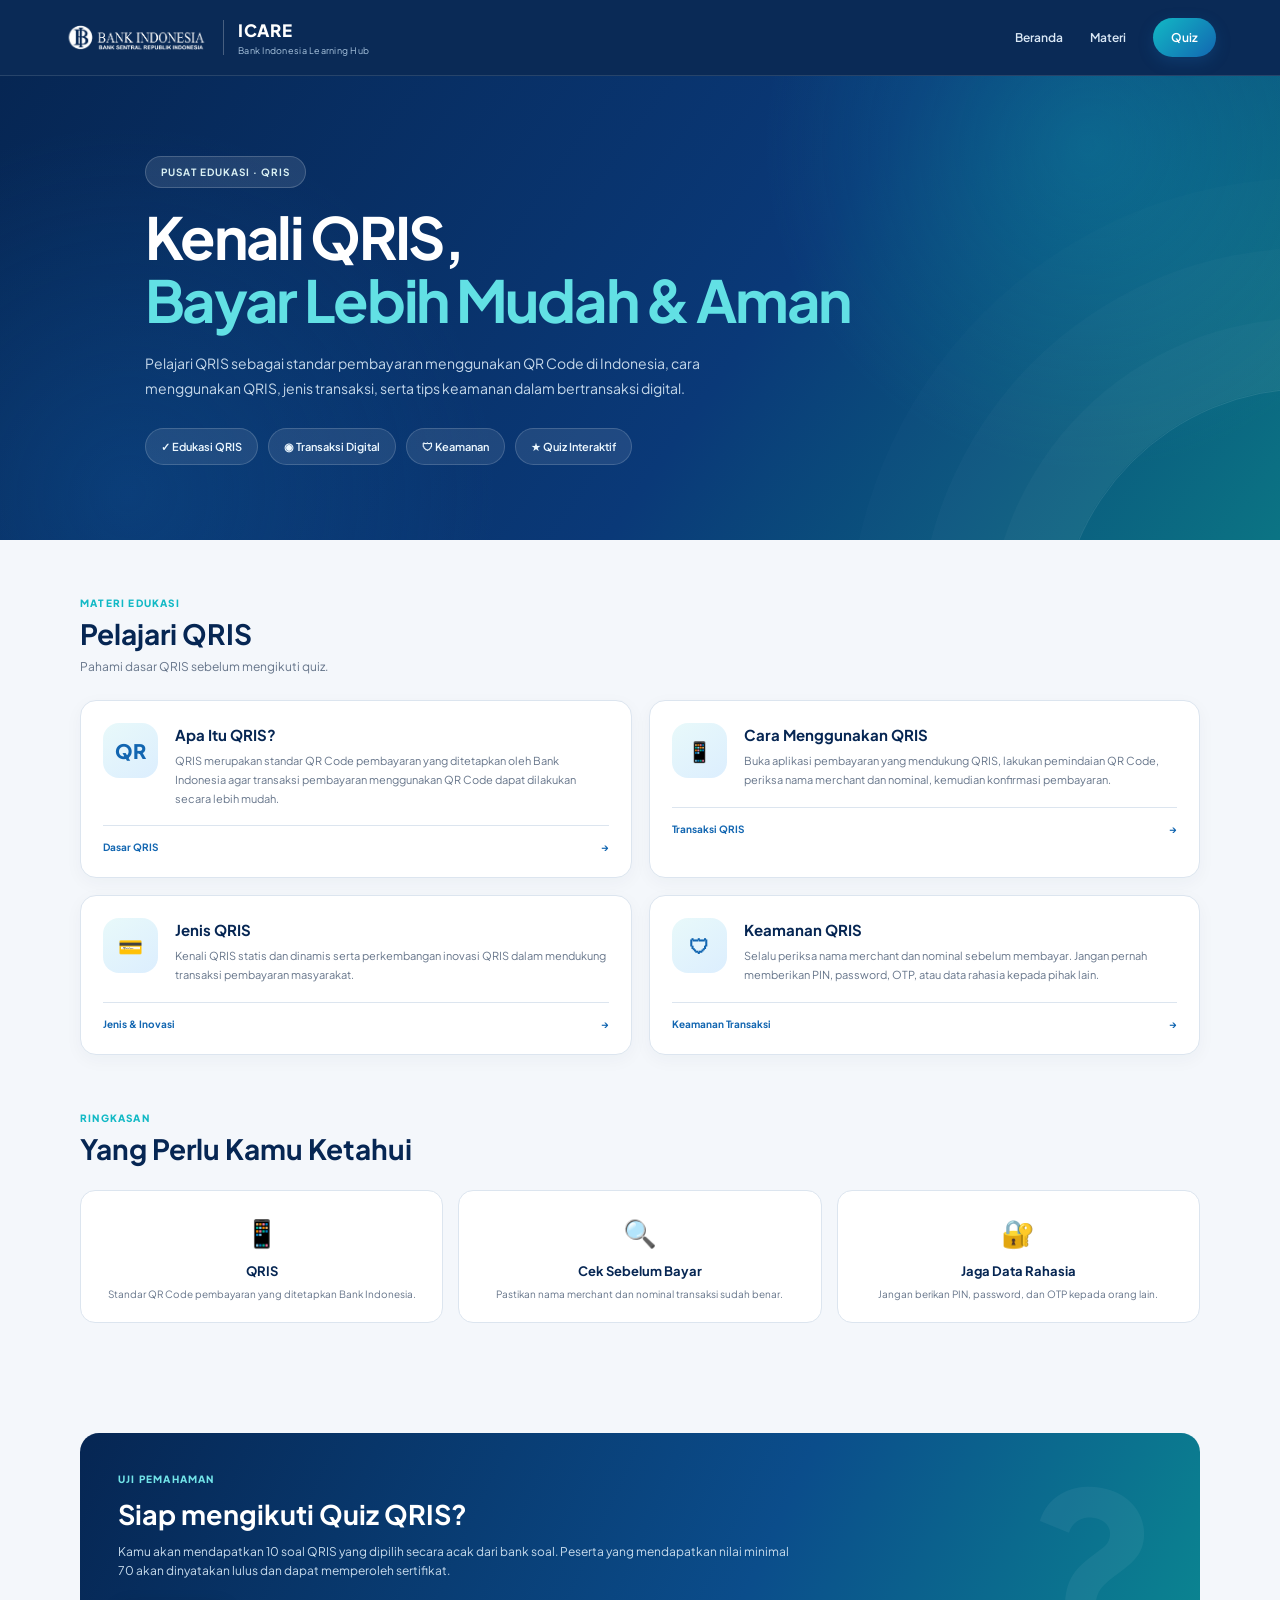
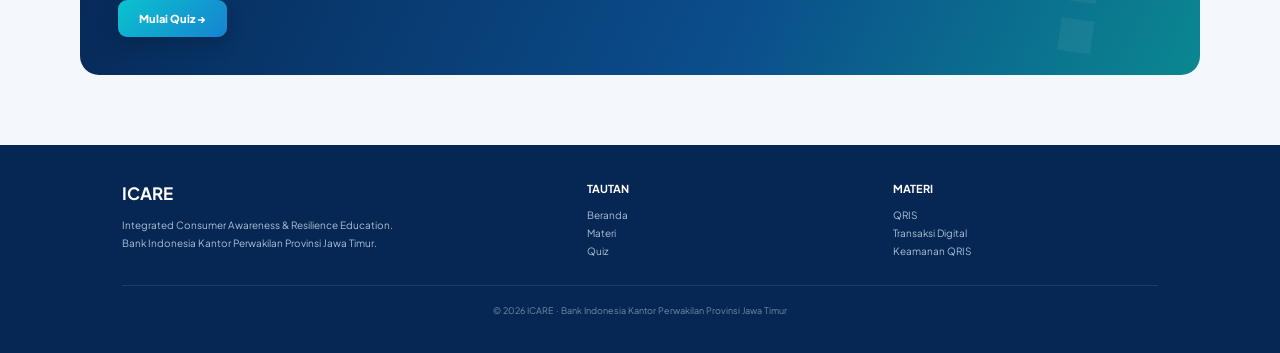
<file: qris.html>
<!DOCTYPE html>
<html lang="id">
<head>
<meta charset="UTF-8">
<meta name="viewport" content="width=device-width, initial-scale=1.0">

<title>ICARE QRIS — Bank Indonesia Jawa Timur</title>

<link href="https://fonts.googleapis.com/css2?family=Plus+Jakarta+Sans:wght@400;500;600;700;800&display=swap" rel="stylesheet">

<style>

/* =========================================================
   ROOT
========================================================= */

:root {
    --navy: #062653;
    --navy-dark: #041b3c;
    --navy-light: #0b3976;

    --blue: #1266b1;
    --cyan: #12b9c5;
    --cyan-light: #62e0e4;

    --gold: #f4c542;
    --gold-dark: #c99b16;

    --white: #ffffff;
    --bg: #f4f7fb;

    --text: #172a43;
    --muted: #66758a;

    --line: #dce5ef;

    --green: #16805a;
    --red: #c43d3d;

    --shadow: 0 10px 35px rgba(17, 48, 83, .08);
}


/* =========================================================
   RESET
========================================================= */

* {
    margin: 0;
    padding: 0;
    box-sizing: border-box;
}

html {
    scroll-behavior: smooth;
}

body {
    font-family: "Plus Jakarta Sans", sans-serif;
    background: var(--bg);
    color: var(--text);
    line-height: 1.6;
}

button,
input {
    font-family: inherit;
}


/* =========================================================
   NAVBAR
========================================================= */

.nav {
    height: 76px;

    background: rgba(6, 38, 83, .98);

    display: flex;
    align-items: center;
    justify-content: space-between;

    padding: 0 5%;

    position: sticky;
    top: 0;
    z-index: 1000;

    border-bottom: 1px solid rgba(255,255,255,.12);

    backdrop-filter: blur(12px);
}

.brand {
    display: flex;
    align-items: center;
    gap: 14px;
}

.bi-logo {
    width: 145px;
    max-height: 50px;
    object-fit: contain;
    object-position: left center;
}

.brand-divider {
    width: 1px;
    height: 35px;
    background: rgba(255,255,255,.25);
}

.brand-text {
    color: white;
}

.brand-name {
    font-size: 17px;
    font-weight: 800;
    letter-spacing: .04em;
}

.brand-sub {
    display: block;
    color: #aac5df;
    font-size: 9px;
    letter-spacing: .03em;
}

.navlinks {
    display: flex;
    align-items: center;
    gap: 27px;
}

.navlinks a {
    color: #d9e7f5;
    text-decoration: none;
    font-size: 12px;
    font-weight: 600;
    transition: .2s;
}

.navlinks a:hover {
    color: white;
}

.nav-quiz {
    padding: 10px 18px;

    border-radius: 22px;

    background: linear-gradient(
        135deg,
        var(--cyan),
        var(--blue)
    );

    color: white !important;

    box-shadow:
        0 5px 15px rgba(18,102,177,.25);
}


/* =========================================================
   HERO
========================================================= */

.hero {
    position: relative;
    overflow: hidden;

    padding: 80px 7% 75px;

    color: white;

    background:

        radial-gradient(
            circle at 85% 15%,
            rgba(18,185,197,.25),
            transparent 28%
        ),

        radial-gradient(
            circle at 10% 90%,
            rgba(18,102,177,.28),
            transparent 30%
        ),

        linear-gradient(
            125deg,
            #062653 0%,
            #0a3978 58%,
            #0b7484 100%
        );
}

.hero::before {
    content: "";

    position: absolute;

    width: 500px;
    height: 500px;

    right: -280px;
    bottom: -350px;

    border-radius: 50%;

    border: 1px solid rgba(255,255,255,.1);

    box-shadow:
        0 0 0 70px rgba(255,255,255,.025),
        0 0 0 140px rgba(255,255,255,.018),
        0 0 0 210px rgba(255,255,255,.012);
}

.hero-content {
    width: min(1120px, 90%);
    margin: auto;

    position: relative;
    z-index: 2;
}

.eyebrow {
    display: inline-flex;
    padding: 7px 15px;
    border-radius: 20px;
    background: rgba(255,255,255,.1);

    border: 1px solid rgba(255,255,255,.18);

    color: #d9f0f3;

    font-size: 10px;
    font-weight: 700;

    letter-spacing: .1em;
    text-transform: uppercase;

    margin-bottom: 18px;
}

.hero h1 {
    max-width: 760px;

    font-size: clamp(38px, 5vw, 58px);

    line-height: 1.08;

    letter-spacing: -.04em;
}

.hero h1 span {
    color: var(--cyan-light);
}

.hero p {
    max-width: 650px;

    margin: 20px 0 26px;

    color: #c5d8ea;

    font-size: 14px;

    line-height: 1.8;
}

.hero-pills {
    display: flex;
    gap: 10px;
    flex-wrap: wrap;
}

.pill {
    padding: 9px 15px;

    border-radius: 22px;

    background: rgba(255,255,255,.09);

    border: 1px solid rgba(255,255,255,.16);

    font-size: 11px;
    font-weight: 600;

    color: #edf8ff;
}


/* =========================================================
   CONTAINER
========================================================= */

.container {
    width: min(1120px, 90%);
    margin: auto;
}

.section {
    padding: 55px 0;
}

.section-head {
    margin-bottom: 24px;
}

.kicker {
    color: var(--cyan);

    font-size: 10px;

    font-weight: 800;

    letter-spacing: .12em;

    text-transform: uppercase;
}

.title {
    margin-top: 5px;

    color: var(--navy);

    font-size: 28px;

    line-height: 1.25;
}

.subtitle {
    margin-top: 6px;

    color: var(--muted);

    font-size: 12px;
}


/* =========================================================
   MATERI
========================================================= */

.topic-grid {
    display: grid;

    grid-template-columns:
        repeat(2, 1fr);

    gap: 17px;
}

.card {
    background: white;

    border: 1px solid var(--line);

    border-radius: 16px;

    padding: 22px;

    box-shadow:
        0 5px 18px rgba(17,48,83,.04);

    transition: .25s;
}

.card:hover {
    transform: translateY(-4px);

    box-shadow: var(--shadow);
}

.topic {
    display: flex;

    align-items: flex-start;

    gap: 17px;
}

.topic-icon {
    width: 55px;
    height: 55px;

    flex-shrink: 0;

    border-radius: 16px;

    display: grid;
    place-items: center;

    background:
        linear-gradient(
            145deg,
            #e8f9fa,
            #dceefe
        );

    color: var(--blue);

    font-size: 20px;

    font-weight: 800;
}

.topic h3 {
    color: var(--navy);

    font-size: 15px;

    margin-bottom: 5px;
}

.topic p {
    color: var(--muted);

    font-size: 11px;

    line-height: 1.7;
}

.card-action {
    display: flex;

    align-items: center;

    justify-content: space-between;

    margin-top: 17px;

    padding-top: 13px;

    border-top: 1px solid var(--line);

    color: var(--blue);

    font-size: 10px;

    font-weight: 700;
}


/* =========================================================
   INFO
========================================================= */

.info-box {
    display: grid;

    grid-template-columns:
        repeat(3, 1fr);

    gap: 15px;
}

.info-item {
    background: white;

    border: 1px solid var(--line);

    border-radius: 15px;

    padding: 20px;

    text-align: center;
}

.info-icon {
    font-size: 27px;

    margin-bottom: 7px;
}

.info-item h3 {
    color: var(--navy);

    font-size: 13px;

    margin-bottom: 4px;
}

.info-item p {
    color: var(--muted);

    font-size: 10px;
}


/* =========================================================
   QUIZ BANNER
========================================================= */

.quiz-banner {
    position: relative;

    overflow: hidden;

    border-radius: 19px;

    padding: 38px;

    color: white;

    background:

        linear-gradient(
            115deg,
            #062653,
            #0b4d8b 60%,
            #0b8791
        );
}

.quiz-banner::after {
    content: "?";

    position: absolute;

    right: 45px;
    top: -45px;

    color: rgba(255,255,255,.055);

    font-size: 220px;

    font-weight: 800;

    transform: rotate(8deg);
}

.quiz-content {
    max-width: 680px;

    position: relative;

    z-index: 2;
}

.quiz-banner h2 {
    margin: 6px 0;

    font-size: 27px;
}

.quiz-banner p {
    margin-bottom: 20px;

    color: #c8dced;

    font-size: 12px;
}


/* =========================================================
   BUTTON
========================================================= */

.primary {
    border: 0;
    padding: 12px 21px;
    border-radius: 9px;
    background:
        linear-gradient(
            135deg,
            #0bc2ce,
            #1683d1
        );

    color: white;

    font-size: 11px;

    font-weight: 800;

    cursor: pointer;

    box-shadow:
        0 7px 18px rgba(0,0,0,.17);

    transition: .2s;
}

.primary:hover {
    transform: translateY(-2px);

    box-shadow:
        0 10px 24px rgba(0,0,0,.22);
}

.primary:disabled {
    opacity: .45;

    cursor: not-allowed;

    transform: none;
}

.secondary {
    border: 1px solid var(--line);

    background: white;

    color: var(--navy);

    border-radius: 9px;

    padding: 11px 18px;

    font-size: 11px;

    font-weight: 700;

    cursor: pointer;
}


/* =========================================================
   FOOTER
========================================================= */

footer {
    margin-top: 15px;

    padding: 35px 5%;

    background: #062653;

    color: #aac1d9;
}

.footer-inner {
    width: min(1120px, 90%);

    margin: auto;

    display: grid;

    grid-template-columns:
        1.6fr 1fr 1fr;

    gap: 40px;
}

footer h3 {
    margin-bottom: 8px;

    color: white;

    font-size: 17px;
}

footer h4 {
    margin-bottom: 8px;

    color: white;

    font-size: 11px;
}

footer p {
    font-size: 10px;

    line-height: 1.8;
}

footer a {
    color: #aac1d9;

    text-decoration: none;
}

footer a:hover {
    color: white;
}

.copyright {
    width: min(1120px, 90%);

    margin: 25px auto 0;

    padding-top: 18px;

    border-top:
        1px solid rgba(255,255,255,.1);

    text-align: center;

    color: #718ca9;

    font-size: 9px;
}


/* =========================================================
   MODAL
========================================================= */

.modal {
    position: fixed;

    inset: 0;

    z-index: 2000;

    display: none;

    align-items: center;

    justify-content: center;

    padding: 20px;

    background:
        rgba(3,18,38,.78);

    backdrop-filter: blur(5px);
}

.modal.show {
    display: flex;
}

.modal-box {
    width: min(720px, 100%);
    max-height: 92vh;
    overflow-y: auto;
    padding: 30px;
    border-radius: 19px;
    background: white;
    box-shadow:
        0 25px 80px rgba(0,0,0,.3);
}

.modal-top {
    display: flex;
    justify-content: space-between;
    align-items: flex-start;
    gap: 20px;
    margin-bottom: 22px;
}

.modal h2 {
    color: var(--navy);
    font-size: 21px;
}

.close {
    width: 35px;
    height: 35px;
    flex-shrink: 0;
    border: 0;
    border-radius: 50%;
    background: #edf3f7;
    color: var(--muted);
    font-size: 21px;
    cursor: pointer;
}


/* =========================================================
   NAME FORM
========================================================= */

.name-form {
    padding: 15px 0 5px;
}

.name-form-icon {
    width: 70px;
    height: 70px;

    margin: 5px auto 18px;

    border-radius: 50%;

    display: grid;
    place-items: center;

    background: #eaf6fb;

    color: var(--blue);

    font-size: 30px;
}

.name-form h2 {
    text-align: center;

    margin-bottom: 8px;
}

.name-form p {
    text-align: center;

    color: var(--muted);

    font-size: 12px;

    margin-bottom: 22px;
}

.input-label {
    display: block;

    margin-bottom: 7px;

    color: var(--navy);

    font-size: 11px;

    font-weight: 700;
}

.name-input {
    width: 100%;

    padding: 13px 15px;

    border: 1px solid var(--line);

    border-radius: 10px;

    outline: none;

    color: var(--text);

    font-size: 12px;

    transition: .2s;
}

.name-input:focus {
    border-color: var(--cyan);

    box-shadow:
        0 0 0 3px rgba(18,185,197,.1);
}

.form-button {
    width: 100%;

    margin-top: 15px;
}


/* =========================================================
   QUESTION
========================================================= */

.question-count {
    color: var(--cyan);

    font-size: 10px;

    font-weight: 800;

    letter-spacing: .09em;

    text-transform: uppercase;
}

.question {
    margin: 8px 0 20px;

    color: var(--navy);

    font-size: 18px;

    font-weight: 700;

    line-height: 1.5;
}

.options {
    display: grid;

    gap: 10px;
}

.option {
    width: 100%;

    padding: 14px 16px;

    border: 1px solid var(--line);

    border-radius: 11px;

    background: white;

    color: var(--text);

    text-align: left;

    font-size: 11px;

    line-height: 1.6;

    cursor: pointer;

    transition: .2s;
}

.option:hover {
    border-color: var(--cyan);

    background: #f2fcfd;
}

.option.selected {
    border-color: var(--blue);

    background: #eaf4ff;

    box-shadow:
        0 0 0 2px rgba(18,102,177,.08);
}

.progress {
    height: 6px;

    margin-top: 22px;

    overflow: hidden;

    border-radius: 10px;

    background: #e9eff5;
}

.progress-bar {
    height: 100%;

    background:
        linear-gradient(
            90deg,
            var(--cyan),
            var(--blue)
        );

    transition: .3s;
}

.quiz-footer {
    display: flex;

    align-items: center;

    justify-content: space-between;

    gap: 15px;

    margin-top: 20px;
}


/* =========================================================
   RESULT
========================================================= */

.result {
    padding: 15px;

    text-align: center;
}

.result-icon {
    width: 78px;
    height: 78px;

    margin: 10px auto 15px;

    display: grid;

    place-items: center;

    border-radius: 50%;

    font-size: 38px;

    font-weight: 800;
}

.result-icon.pass {
    background: #e6f7ef;

    color: var(--green);
}

.result-icon.fail {
    background: #fff0f0;

    color: var(--red);
}

.score {
    margin: 10px;

    color: var(--navy);

    font-size: 54px;

    font-weight: 800;
}

.pass-text {
    color: var(--green);

    font-size: 14px;

    font-weight: 800;
}

.fail-text {
    color: var(--red);

    font-size: 14px;

    font-weight: 800;
}

.result-description {
    margin: 12px auto 22px;

    max-width: 450px;

    color: var(--muted);

    font-size: 12px;
}

.result-buttons {
    display: flex;

    justify-content: center;

    gap: 10px;

    flex-wrap: wrap;
}


/* =========================================================
   CERTIFICATE
========================================================= */

.certificate-wrapper {
    display: none;

    position: fixed;

    inset: 0;

    z-index: 5000;

    background: #eef2f6;

    padding: 30px;

    overflow-y: auto;
}

.certificate-wrapper.show {
    display: block;
}

.certificate {
    width: min(1000px, 100%);

    min-height: 700px;

    margin: 0 auto;

    padding: 55px;

    position: relative;

    background: white;

    border: 12px solid var(--navy);

    box-shadow:
        0 20px 60px rgba(0,0,0,.18);

    text-align: center;

    overflow: hidden;
}

.certificate::before {
    content: "";

    position: absolute;

    inset: 18px;

    border: 2px solid var(--gold);

    pointer-events: none;
}

.certificate::after {
    content: "";

    position: absolute;

    width: 350px;
    height: 350px;

    border-radius: 50%;

    border: 1px solid rgba(18,102,177,.08);

    top: -170px;
    right: -120px;
}

.certificate-content {
    position: relative;

    z-index: 2;
}

.certificate-logo {
    width: 210px;

    max-height: 80px;

    object-fit: contain;

    margin-bottom: 15px;
}

.certificate-org {
    color: var(--navy);

    font-size: 13px;

    font-weight: 700;

    letter-spacing: .08em;

    text-transform: uppercase;
}

.certificate-title {
    margin-top: 40px;

    color: var(--navy);

    font-size: 42px;

    font-weight: 800;

    letter-spacing: .08em;

    text-transform: uppercase;
}

.certificate-subtitle {
    margin-top: 8px;

    color: var(--muted);

    font-size: 13px;
}

.certificate-name {
    margin: 35px 0 12px;

    color: var(--blue);

    font-size: 36px;

    font-weight: 800;
}

.certificate-text {
    max-width: 650px;

    margin: auto;

    color: var(--text);

    font-size: 14px;

    line-height: 1.9;
}

.certificate-score {
    margin-top: 25px;

    display: inline-block;

    padding: 10px 22px;

    border-radius: 30px;

    background: #eaf6fb;

    color: var(--blue);

    font-size: 14px;

    font-weight: 800;
}

.certificate-footer {
    display: flex;

    justify-content: space-between;

    align-items: flex-end;

    margin-top: 55px;

    padding: 0 40px;
}

.certificate-date {
    color: var(--muted);

    font-size: 11px;
}

.signature {
    min-width: 220px;

    color: var(--navy);

    font-size: 11px;
}

.signature-line {
    width: 220px;

    margin: 35px auto 7px;

    border-top: 1px solid var(--navy);
}

.certificate-actions {
    width: min(1000px, 100%);

    margin: 20px auto;

    display: flex;

    justify-content: center;

    gap: 10px;
}


/* =========================================================
   MOBILE
========================================================= */

@media(max-width:760px) {

    .nav {
        padding: 0 4%;
    }

    .bi-logo {
        width: 105px;
    }

    .brand-divider {
        display: none;
    }

    .brand-text {
        display: none;
    }

    .navlinks {
        gap: 8px;
    }

    .navlinks a:not(.nav-quiz) {
        display: none;
    }

    .hero {
        padding: 55px 7% 50px;
    }

    .hero h1 {
        font-size: 37px;
    }

    .topic-grid {
        grid-template-columns: 1fr;
    }

    .info-box {
        grid-template-columns: 1fr;
    }

    .footer-inner {
        grid-template-columns: 1fr;
    }

    .quiz-banner {
        padding: 28px 24px;
    }

    .quiz-banner::after {
        right: -20px;

        font-size: 160px;
    }

    .modal-box {
        padding: 22px;

        border-radius: 15px;
    }

    .question {
        font-size: 16px;
    }

    .quiz-footer {
        align-items: flex-end;

        flex-direction: column;
    }

    .quiz-footer button {
        width: 100%;
    }

    .certificate-wrapper {
        padding: 10px;
    }

    .certificate {
        min-height: 600px;

        padding: 35px 20px;

        border-width: 7px;
    }

    .certificate::before {
        inset: 10px;
    }

    .certificate-logo {
        width: 150px;
    }

    .certificate-title {
        margin-top: 25px;

        font-size: 27px;
    }

    .certificate-name {
        font-size: 25px;

        margin: 25px 0 10px;
    }

    .certificate-text {
        font-size: 11px;
    }

    .certificate-footer {
        flex-direction: column;

        align-items: center;

        gap: 25px;

        padding: 0;
    }

    .certificate-actions {
        flex-direction: column;
    }

    .certificate-actions button {
        width: 100%;
    }
}


/* =========================================================
   PRINT
========================================================= */

@media print {

    body * {
        visibility: hidden !important;
    }

    .certificate-wrapper,
    .certificate-wrapper * {
        visibility: visible !important;
    }

    .certificate-wrapper {
        position: absolute;

        inset: 0;

        padding: 0;

        background: white;
    }

    .certificate {
        width: 100%;
        min-height: 100vh;

        box-shadow: none;

        border-width: 10px;
    }

    .certificate-actions {
        display: none !important;
    }
}

</style>
</head>


<body>


<!-- ======================================================
     NAVBAR
====================================================== -->

<nav class="nav">

    <div class="brand">

        <img
            src="BI_Logo.png"
            alt="Bank Indonesia"
            class="bi-logo"
        >

        <div class="brand-divider"></div>

        <div class="brand-text">

            <div class="brand-name">
                ICARE
            </div>

            <span class="brand-sub">
                Bank Indonesia Learning Hub
            </span>

        </div>

    </div>


    <div class="navlinks">

        <a href="land page.html">
            Beranda
        </a>

        <a href="#materi">
            Materi
        </a>

        <a href="#quiz" class="nav-quiz">
            Quiz
        </a>

    </div>

</nav>



<!-- ======================================================
     HERO
====================================================== -->

<section class="hero" id="beranda">

    <div class="hero-content">

        <div class="eyebrow">
            Pusat Edukasi · QRIS
        </div>


        <h1>

            Kenali QRIS,

            <br>

            <span>Bayar Lebih Mudah & Aman</span>

        </h1>


        <p>

            Pelajari QRIS sebagai standar pembayaran
            menggunakan QR Code di Indonesia, cara
            menggunakan QRIS, jenis transaksi, serta
            tips keamanan dalam bertransaksi digital.

        </p>


        <div class="hero-pills">

            <div class="pill">
                ✓ Edukasi QRIS
            </div>

            <div class="pill">
                ◉ Transaksi Digital
            </div>

            <div class="pill">
                🛡 Keamanan
            </div>

            <div class="pill">
                ★ Quiz Interaktif
            </div>

        </div>

    </div>

</section>



<main class="container">


<!-- ======================================================
     MATERI
====================================================== -->

<section class="section" id="materi">

    <div class="section-head">

        <div class="kicker">
            Materi Edukasi
        </div>

        <h2 class="title">
            Pelajari QRIS
        </h2>

        <p class="subtitle">
            Pahami dasar QRIS sebelum mengikuti quiz.
        </p>

    </div>


    <div class="topic-grid">


        <article class="card">

            <div class="topic">

                <div class="topic-icon">
                    QR
                </div>

                <div>

                    <h3>
                        Apa Itu QRIS?
                    </h3>

                    <p>
                        QRIS merupakan standar QR Code
                        pembayaran yang ditetapkan oleh
                        Bank Indonesia agar transaksi
                        pembayaran menggunakan QR Code
                        dapat dilakukan secara lebih mudah.
                    </p>

                </div>

            </div>

            <div class="card-action">

                <span>
                    Dasar QRIS
                </span>

                <span>
                    →
                </span>

            </div>

        </article>



        <article class="card">

            <div class="topic">

                <div class="topic-icon">
                    📱
                </div>

                <div>

                    <h3>
                        Cara Menggunakan QRIS
                    </h3>

                    <p>
                        Buka aplikasi pembayaran yang
                        mendukung QRIS, lakukan pemindaian
                        QR Code, periksa nama merchant dan
                        nominal, kemudian konfirmasi pembayaran.
                    </p>

                </div>

            </div>

            <div class="card-action">

                <span>
                    Transaksi QRIS
                </span>

                <span>
                    →
                </span>

            </div>

        </article>



        <article class="card">

            <div class="topic">

                <div class="topic-icon">
                    💳
                </div>

                <div>

                    <h3>
                        Jenis QRIS
                    </h3>

                    <p>
                        Kenali QRIS statis dan dinamis serta
                        perkembangan inovasi QRIS dalam
                        mendukung transaksi pembayaran
                        masyarakat.
                    </p>

                </div>

            </div>

            <div class="card-action">

                <span>
                    Jenis & Inovasi
                </span>

                <span>
                    →
                </span>

            </div>

        </article>



        <article class="card">

            <div class="topic">

                <div class="topic-icon">
                    🛡
                </div>

                <div>

                    <h3>
                        Keamanan QRIS
                    </h3>

                    <p>
                        Selalu periksa nama merchant dan
                        nominal sebelum membayar. Jangan
                        pernah memberikan PIN, password,
                        OTP, atau data rahasia kepada pihak lain.
                    </p>

                </div>

            </div>

            <div class="card-action">

                <span>
                    Keamanan Transaksi
                </span>

                <span>
                    →
                </span>

            </div>

        </article>


    </div>

</section>



<!-- ======================================================
     INFORMASI
====================================================== -->

<section class="section" style="padding-top:0;">

    <div class="section-head">

        <div class="kicker">
            Ringkasan
        </div>

        <h2 class="title">
            Yang Perlu Kamu Ketahui
        </h2>

    </div>


    <div class="info-box">


        <div class="info-item">

            <div class="info-icon">
                📱
            </div>

            <h3>
                QRIS
            </h3>

            <p>
                Standar QR Code pembayaran
                yang ditetapkan Bank Indonesia.
            </p>

        </div>


        <div class="info-item">

            <div class="info-icon">
                🔍
            </div>

            <h3>
                Cek Sebelum Bayar
            </h3>

            <p>
                Pastikan nama merchant dan
                nominal transaksi sudah benar.
            </p>

        </div>


        <div class="info-item">

            <div class="info-icon">
                🔐
            </div>

            <h3>
                Jaga Data Rahasia
            </h3>

            <p>
                Jangan berikan PIN, password,
                dan OTP kepada orang lain.
            </p>

        </div>


    </div>

</section>



<!-- ======================================================
     QUIZ
====================================================== -->

<section class="section" id="quiz">

    <div class="quiz-banner">

        <div class="quiz-content">

            <div
                class="kicker"
                style="color:#72e4e8;"
            >
                Uji Pemahaman
            </div>

            <h2>
                Siap mengikuti Quiz QRIS?
            </h2>

            <p>
                Kamu akan mendapatkan 10 soal QRIS
                yang dipilih secara acak dari bank soal.
                Peserta yang mendapatkan nilai minimal
                70 akan dinyatakan lulus dan dapat
                memperoleh sertifikat.
            </p>

            <button
                class="primary"
                onclick="openNameForm()"
            >
                Mulai Quiz →
            </button>

        </div>

    </div>

</section>


</main>



<!-- ======================================================
     FOOTER
====================================================== -->

<footer>

    <div class="footer-inner">


        <div>

            <h3>
                ICARE
            </h3>

            <p>

                Integrated Consumer Awareness &
                Resilience Education.

                <br>

                Bank Indonesia Kantor Perwakilan
                Provinsi Jawa Timur.

            </p>

        </div>


        <div>

            <h4>
                TAUTAN
            </h4>

            <p>

                <a href="land page.html">
                    Beranda
                </a>

                <br>

                <a href="#materi">
                    Materi
                </a>

                <br>

                <a href="#quiz">
                    Quiz
                </a>

            </p>

        </div>


        <div>

            <h4>
                MATERI
            </h4>

            <p>
                QRIS
                <br>
                Transaksi Digital
                <br>
                Keamanan QRIS
            </p>

        </div>


    </div>


    <div class="copyright">

        © 2026 ICARE · Bank Indonesia
        Kantor Perwakilan Provinsi Jawa Timur

    </div>

</footer>



<!-- ======================================================
     QUIZ MODAL
====================================================== -->

<div
    class="modal"
    id="quizModal"
>

    <div class="modal-box">

        <div id="quizContent"></div>

    </div>

</div>



<!-- ======================================================
     CERTIFICATE
====================================================== -->

<div
    class="certificate-wrapper"
    id="certificateWrapper"
>

    <div class="certificate">

        <div class="certificate-content">

            <img
                src="logo_bi.png"
                alt="Bank Indonesia"
                class="certificate-logo"
            >ss

            <div class="certificate-org">

                BANK INDONESIA
                <br>
                KANTOR PERWAKILAN PROVINSI JAWA TIMUR

            </div>


            <div class="certificate-title">

                Sertifikat

            </div>


            <div class="certificate-subtitle">

                Diberikan kepada

            </div>


            <div
                class="certificate-name"
                id="certificateName"
            >
                Nama Peserta
            </div>


            <div class="certificate-text">

                Telah berhasil menyelesaikan

                <strong>
                    Quiz Edukasi QRIS — ICARE
                </strong>

                dengan memenuhi nilai kelulusan
                yang telah ditentukan.

            </div>


            <div
                class="certificate-score"
                id="certificateScore"
            >
                Nilai: 70
            </div>


            <div class="certificate-footer">

                <div class="certificate-date">

                    Diterbitkan pada

                    <br>

                    <strong id="certificateDate">
                        -
                    </strong>

                </div>


                <div class="signature">

                    Bank Indonesia
                    <br>
                    Kantor Perwakilan Provinsi Jawa Timur

                    <div class="signature-line"></div>

                    ICARE Learning Hub

                </div>

            </div>

        </div>

    </div>


    <div class="certificate-actions">

        <button
            class="primary"
            onclick="printCertificate()"
        >
            🖨 Cetak / Simpan PDF
        </button>

        <button
            class="secondary"
            onclick="closeCertificate()"
        >
            Tutup Sertifikat
        </button>

    </div>

</div>



<script>

/* =========================================================
   BANK SOAL QRIS
========================================================= */

const questionBank = [

    {
        q: "Apa kepanjangan dari QRIS?",
        options: [
            "Quick Response Code Indonesian Standard",
            "Quick Response Indonesia System",
            "Quick Retail Indonesia Standard",
            "QR Indonesia Payment System"
        ],
        answer: 0
    },

    {
        q: "Siapa yang menetapkan standar QRIS di Indonesia?",
        options: [
            "Bank Indonesia",
            "Kementerian Keuangan",
            "OJK",
            "Kementerian Perdagangan"
        ],
        answer: 0
    },

    {
        q: "QRIS digunakan untuk melakukan apa?",
        options: [
            "Pembayaran menggunakan QR Code",
            "Membuat rekening bank",
            "Mencetak uang",
            "Mengajukan pinjaman"
        ],
        answer: 0
    },

    {
        q: "Apa yang sebaiknya dilakukan sebelum mengonfirmasi pembayaran QRIS?",
        options: [
            "Memeriksa nama merchant dan nominal",
            "Memberikan PIN kepada merchant",
            "Memberikan OTP kepada kasir",
            "Mengirim password aplikasi"
        ],
        answer: 0
    },

    {
        q: "Apakah PIN boleh diberikan kepada orang lain saat melakukan transaksi QRIS?",
        options: [
            "Boleh",
            "Tidak boleh",
            "Boleh kepada merchant",
            "Boleh kepada petugas melalui telepon"
        ],
        answer: 1
    },

    {
        q: "Apa fungsi QR Code dalam transaksi QRIS?",
        options: [
            "Sebagai media untuk melakukan pembayaran",
            "Sebagai kartu identitas",
            "Sebagai password",
            "Sebagai bukti kepemilikan rekening"
        ],
        answer: 0
    },

    {
        q: "QRIS merupakan standar pembayaran menggunakan teknologi apa?",
        options: [
            "QR Code",
            "Bluetooth",
            "NFC saja",
            "SMS"
        ],
        answer: 0
    },

    {
        q: "Apa yang harus dilakukan jika nama merchant pada aplikasi tidak sesuai dengan merchant tujuan?",
        options: [
            "Tetap membayar",
            "Membatalkan dan memeriksa kembali",
            "Memberikan OTP",
            "Mengirim screenshot PIN"
        ],
        answer: 1
    },

    {
        q: "Salah satu manfaat QRIS bagi konsumen adalah...",
        options: [
            "Memudahkan pembayaran",
            "Mendapatkan uang gratis",
            "Tidak perlu memeriksa transaksi",
            "Tidak membutuhkan aplikasi pembayaran"
        ],
        answer: 0
    },

    {
        q: "QRIS dapat digunakan melalui aplikasi pembayaran yang mendukung QRIS.",
        options: [
            "Benar",
            "Salah",
            "Hanya melalui ATM",
            "Hanya melalui kartu kredit"
        ],
        answer: 0
    },

    {
        q: "QRIS dapat digunakan oleh merchant untuk menerima pembayaran digital.",
        options: [
            "Benar",
            "Salah",
            "Hanya bank",
            "Hanya pemerintah"
        ],
        answer: 0
    },

    {
        q: "QRIS membantu menciptakan standardisasi pembayaran berbasis QR Code.",
        options: [
            "Benar",
            "Salah",
            "Hanya untuk transfer antar bank",
            "Hanya untuk tarik tunai"
        ],
        answer: 0
    },

    {
        q: "Apa yang dimaksud dengan QRIS statis?",
        options: [
            "QR Code yang tidak berubah untuk pembayaran merchant",
            "QR Code yang hanya dapat digunakan sekali",
            "QR Code untuk kartu ATM",
            "QR Code untuk transfer BI-FAST"
        ],
        answer: 0
    },

    {
        q: "Pada QRIS dinamis, nominal transaksi dapat ditampilkan dalam QR Code.",
        options: [
            "Benar",
            "Salah",
            "Hanya untuk transaksi tunai",
            "Hanya untuk kartu debit"
        ],
        answer: 0
    },

    {
        q: "Apakah OTP boleh diberikan kepada orang yang mengaku sebagai petugas bank?",
        options: [
            "Boleh",
            "Tidak boleh",
            "Boleh jika melalui WhatsApp",
            "Boleh jika transaksi QRIS"
        ],
        answer: 1
    },

    {
        q: "Apa tindakan yang tepat jika mendapatkan pesan mencurigakan yang meminta data akun pembayaran?",
        options: [
            "Memberikan data",
            "Mengabaikan dan tidak memberikan data rahasia",
            "Mengirim OTP",
            "Mengirim PIN"
        ],
        answer: 1
    },

    {
        q: "QRIS dapat mendukung transaksi pembayaran secara digital tanpa menggunakan uang tunai.",
        options: [
            "Benar",
            "Salah",
            "Hanya pada hari tertentu",
            "Hanya di luar negeri"
        ],
        answer: 0
    },

    {
        q: "Data apa yang harus dijaga kerahasiaannya?",
        options: [
            "PIN dan OTP",
            "Nama merchant",
            "Nominal belanja",
            "Nama toko"
        ],
        answer: 0
    },

    {
        q: "Jika transaksi QRIS berhasil, konsumen sebaiknya...",
        options: [
            "Memastikan status transaksi berhasil",
            "Memberikan PIN kepada merchant",
            "Menghapus aplikasi pembayaran",
            "Mengirim password"
        ],
        answer: 0
    },

    {
        q: "Salah satu inovasi dalam ekosistem QRIS adalah...",
        options: [
            "QRIS Tuntas",
            "BI-RTGS",
            "SKNBI",
            "BI-FAST"
        ],
        answer: 0
    }

];


/* =========================================================
   VARIABEL QUIZ
========================================================= */

let quizQuestions = [];

let currentQuestion = 0;

let score = 0;

let selectedAnswer = null;

let participantName = "";


/* =========================================================
   SHUFFLE
========================================================= */

function shuffle(array) {

    const result = [...array];

    for (
        let i = result.length - 1;
        i > 0;
        i--
    ) {

        const j =
            Math.floor(
                Math.random() * (i + 1)
            );

        [
            result[i],
            result[j]
        ] =
        [
            result[j],
            result[i]
        ];

    }

    return result;
}


/* =========================================================
   BUKA FORM NAMA
========================================================= */

function openNameForm() {

    document
        .getElementById("quizModal")
        .classList.add("show");

    document
        .getElementById("quizContent")
        .innerHTML = `

        <div class="name-form">

            <div class="name-form-icon">
                👤
            </div>

            <h2>
                Sebelum Mulai Quiz
            </h2>

            <p>
                Silakan masukkan nama lengkap.
                Nama ini akan digunakan pada sertifikat
                apabila kamu dinyatakan lulus.
            </p>

            <label class="input-label">
                Nama Lengkap
            </label>

            <input
                type="text"
                id="participantName"
                class="name-input"
                placeholder="Masukkan nama lengkap"
                autocomplete="name"
            >

            <button
                class="primary form-button"
                onclick="beginQuiz()"
            >
                Mulai Quiz →
            </button>

        </div>

    `;

    setTimeout(() => {

        const input =
            document.getElementById(
                "participantName"
            );

        if (input) {
            input.focus();
        }

    }, 100);

}


/* =========================================================
   MULAI QUIZ
========================================================= */

function beginQuiz() {

    const input =
        document.getElementById(
            "participantName"
        );

    const name =
        input.value.trim();

    if (!name) {

        alert(
            "Silakan masukkan nama lengkap terlebih dahulu."
        );

        input.focus();

        return;
    }

    participantName = name;

    quizQuestions =
        shuffle(questionBank)
        .slice(0, 10);

    currentQuestion = 0;

    score = 0;

    selectedAnswer = null;

    renderQuestion();

}


/* =========================================================
   RENDER SOAL
========================================================= */

function renderQuestion() {

    const item =
        quizQuestions[currentQuestion];


    const progress =
        (
            currentQuestion /
            quizQuestions.length
        ) * 100;


    document
        .getElementById("quizContent")
        .innerHTML = `

        <div class="modal-top">

            <div>

                <div class="question-count">

                    QUIZ QRIS ·
                    SOAL ${currentQuestion + 1}
                    DARI ${quizQuestions.length}

                </div>

                <h2>
                    Uji Pemahamanmu
                </h2>

            </div>


            <button
                class="close"
                onclick="closeQuiz()"
            >
                ×
            </button>

        </div>


        <div class="question">

            ${item.q}

        </div>


        <div class="options">

            ${item.options
                .map(
                    (option, index) => `

                    <button
                        class="option"
                        onclick="selectAnswer(${index}, this)"
                    >

                        <strong>
                            ${String.fromCharCode(65 + index)}.
                        </strong>

                        ${option}

                    </button>

                `
                )
                .join("")}

        </div>


        <div class="progress">

            <div
                class="progress-bar"
                style="width:${progress}%"
            ></div>

        </div>


        <div class="quiz-footer">

            <span
                style="
                    font-size:10px;
                    color:#66758A;
                "
            >
                Pilih satu jawaban
            </span>


            <button
                class="primary"
                id="nextBtn"
                onclick="nextQuestion()"
                disabled
            >

                ${
                    currentQuestion ===
                    quizQuestions.length - 1

                    ? "Lihat Hasil"

                    : "Soal Berikutnya"
                }

                →

            </button>

        </div>

    `;

}


/* =========================================================
   PILIH JAWABAN
========================================================= */

function selectAnswer(index, element) {

    selectedAnswer = index;


    document
        .querySelectorAll(".option")
        .forEach(
            button =>
                button.classList.remove(
                    "selected"
                )
        );


    element.classList.add(
        "selected"
    );


    document
        .getElementById("nextBtn")
        .disabled = false;

}


/* =========================================================
   SOAL BERIKUTNYA
========================================================= */

function nextQuestion() {

    if (
        selectedAnswer === null
    ) {
        return;
    }


    const correctAnswer =
        quizQuestions[
            currentQuestion
        ].answer;


    if (
        selectedAnswer === correctAnswer
    ) {

        score++;

    }


    currentQuestion++;


    if (
        currentQuestion <
        quizQuestions.length
    ) {

        selectedAnswer = null;

        renderQuestion();

    }

    else {

        showResult();

    }

}


/* =========================================================
   HASIL
========================================================= */

function showResult() {

    const nilai =
        Math.round(
            (
                score /
                quizQuestions.length
            ) * 100
        );


    const lulus =
        nilai >= 70;


    document
        .getElementById("quizContent")
        .innerHTML = `

        <div class="result">

            <button
                class="close"
                style="float:right"
                onclick="closeQuiz()"
            >
                ×
            </button>


            <div
                class="
                    result-icon
                    ${lulus ? "pass" : "fail"}
                "
            >

                ${lulus ? "✓" : "!"}

            </div>


            <div class="question-count">

                HASIL QUIZ QRIS

            </div>


            <div class="score">

                ${nilai}

            </div>


            <div
                class="
                    ${
                        lulus
                        ? "pass-text"
                        : "fail-text"
                    }
                "
            >

                ${
                    lulus
                    ? "LULUS — Pemahaman Baik"
                    : "BELUM LULUS — Silakan Coba Lagi"
                }

            </div>


            <p class="result-description">

                Selamat
                <strong>
                    ${participantName}
                </strong>!

                <br><br>

                Kamu menjawab benar

                <strong>
                    ${score}
                    dari
                    ${quizQuestions.length}
                    soal
                </strong>.

                <br>

                Passing grade:

                <strong>
                    70
                </strong>.

            </p>


            <div class="result-buttons">

                ${
                    lulus

                    ? `

                    <button
                        class="primary"
                        onclick="generateCertificate(${nilai})"
                    >
                        🏆 Lihat Sertifikat
                    </button>

                    `

                    : ""

                }


                <button
                    class="secondary"
                    onclick="beginQuiz()"
                >
                    🔄 Kerjakan Lagi
                </button>

            </div>

        </div>

    `;

}


/* =========================================================
   GENERATE CERTIFICATE
========================================================= */

function generateCertificate(nilai) {

    if (nilai < 70) {

        alert(
            "Sertifikat hanya tersedia untuk peserta dengan nilai minimal 70."
        );

        return;

    }


    const today =
        new Date();


    const options = {
        day: "numeric",
        month: "long",
        year: "numeric"
    };


    const dateString =
        today.toLocaleDateString(
            "id-ID",
            options
        );


    document
        .getElementById(
            "certificateName"
        )
        .textContent =
        participantName;


    document
        .getElementById(
            "certificateScore"
        )
        .textContent =
        "Nilai: " + nilai;


    document
        .getElementById(
            "certificateDate"
        )
        .textContent =
        dateString;


    document
        .getElementById(
            "certificateWrapper"
        )
        .classList.add("show");


    document
        .getElementById(
            "quizModal"
        )
        .classList.remove("show");

}


/* =========================================================
   PRINT CERTIFICATE
========================================================= */

function printCertificate() {

    window.print();

}


/* =========================================================
   CLOSE CERTIFICATE
========================================================= */

function closeCertificate() {

    document
        .getElementById(
            "certificateWrapper"
        )
        .classList.remove("show");

}


/* =========================================================
   CLOSE QUIZ
========================================================= */

function closeQuiz() {

    document
        .getElementById(
            "quizModal"
        )
        .classList.remove("show");

}


/* =========================================================
   CLICK OUTSIDE MODAL
========================================================= */

document
    .getElementById("quizModal")
    .addEventListener(
        "click",
        function(event) {

            if (
                event.target ===
                document.getElementById(
                    "quizModal"
                )
            ) {

                closeQuiz();

            }

        }
    );


/* =========================================================
   ESC
========================================================= */

document.addEventListener(
    "keydown",
    function(event) {

        if (
            event.key === "Escape"
        ) {

            closeQuiz();

        }

    }
);

</script>

</body>
</html>
</file>
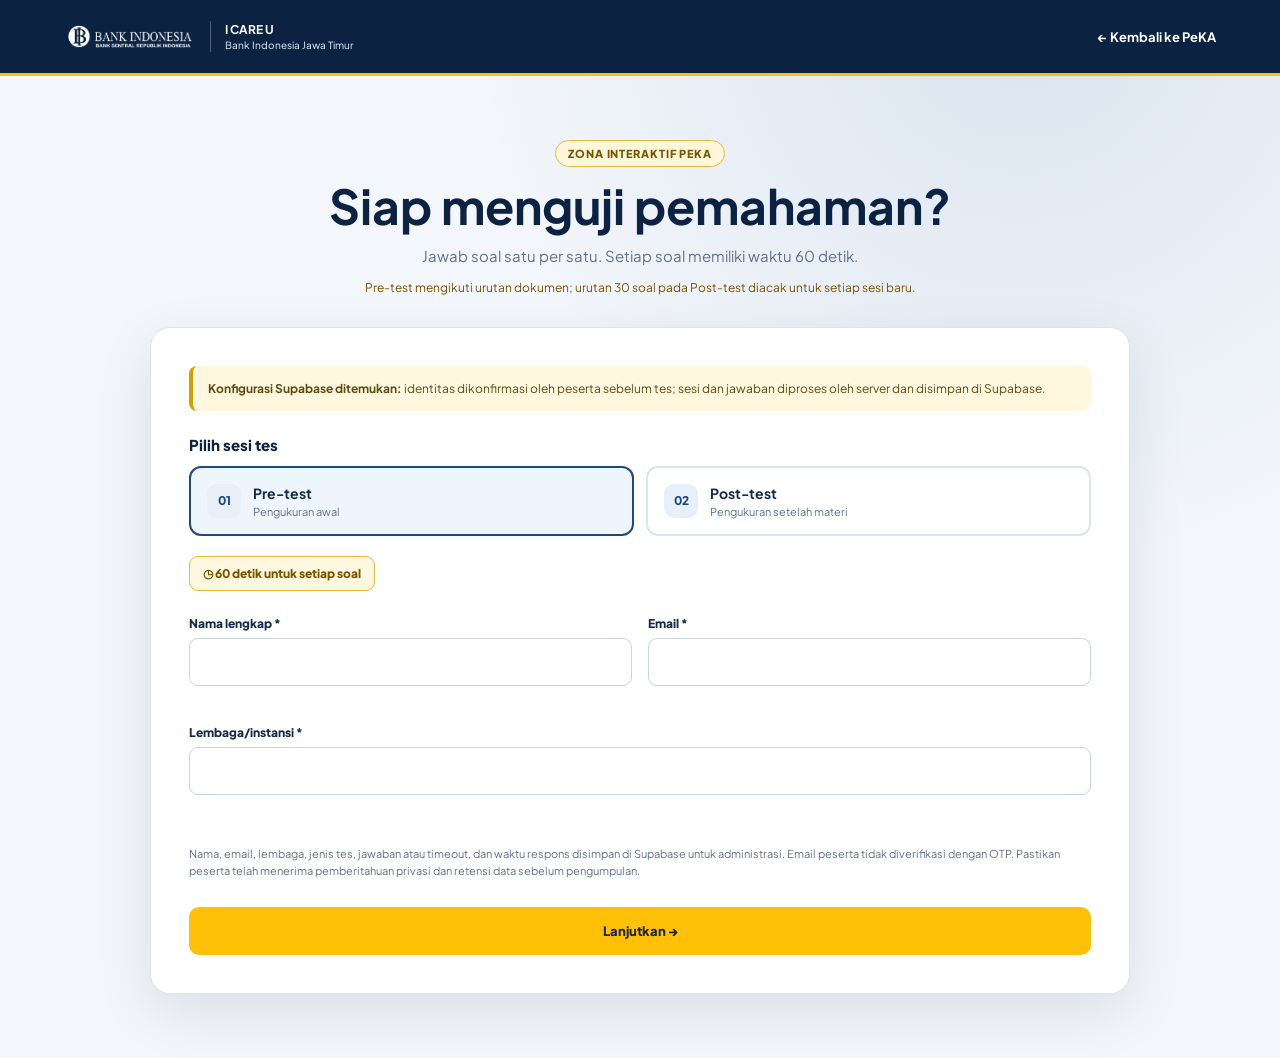
<file: zona-peka.html>
<!DOCTYPE html>
<html lang="id">
<head>
  <meta charset="UTF-8">
  <meta name="viewport" content="width=device-width, initial-scale=1">
  <meta name="theme-color" content="#0b2242">
  <title>Zona Interaktif PeKA | I CARE U BI Jawa Timur</title>
  <link rel="preconnect" href="https://fonts.googleapis.com">
  <link rel="preconnect" href="https://fonts.gstatic.com" crossorigin>
  <link href="https://fonts.googleapis.com/css2?family=Plus+Jakarta+Sans:wght@400;500;600;700;800&display=swap" rel="stylesheet">
  <link rel="stylesheet" href="zona-peka.css">
  <script src="zona-peka-config.js" defer></script>
  <script src="zona-peka-questions.js" defer></script>
  <script src="zona-peka.js" defer></script>
</head>
<body>
  <header class="zona-header">
    <a class="zona-brand" href="peka.html" aria-label="Kembali ke halaman PeKA">
      <img src="BI_Logo.png" alt="Bank Indonesia">
      <span class="zona-brand-copy">I CARE U<span>Bank Indonesia Jawa Timur</span></span>
    </a>
    <a class="zona-back" href="peka.html">&larr; Kembali ke PeKA</a>
  </header>

  <main class="zona-main">
    <section class="zona-intro" aria-labelledby="page-title">
      <span class="zona-eyebrow">Zona Interaktif PeKA</span>
      <h1 id="page-title">Siap menguji pemahaman?</h1>
      <p>Jawab soal satu per satu. Setiap soal memiliki waktu 60 detik.</p>
      <p class="zona-source">Pre-test mengikuti urutan dokumen; urutan 30 soal pada Post-test diacak untuk setiap sesi baru.</p>
    </section>

    <section id="setup-panel" class="zona-card" aria-labelledby="setup-title">
      <div class="zona-notice" role="note">
        <strong id="storage-mode-label">Memeriksa konfigurasi:</strong>
        <span id="storage-mode-message">layanan penyimpanan peserta belum dikonfigurasi. Jangan gunakan data pribadi nyata. Identitas dan jawaban hanya dipakai sementara di halaman ini, tidak dikirim ke server dan tidak disimpan setelah halaman ditutup.</span>
      </div>

      <h2 id="setup-title" class="zona-section-title">Pilih sesi tes</h2>
      <div class="zona-choice-grid" role="radiogroup" aria-label="Jenis tes">
        <div class="zona-choice">
          <input type="radio" id="test-pre" name="quiz-type" value="PRE_TEST" checked>
          <label for="test-pre"><span class="zona-choice-mark">01</span><span class="zona-choice-copy"><strong>Pre-test</strong><small>Pengukuran awal</small></span></label>
        </div>
        <div class="zona-choice">
          <input type="radio" id="test-post" name="quiz-type" value="POST_TEST">
          <label for="test-post"><span class="zona-choice-mark">02</span><span class="zona-choice-copy"><strong>Post-test</strong><small>Pengukuran setelah materi</small></span></label>
        </div>
      </div>

      <p class="zona-fixed-duration"><span aria-hidden="true">◷</span> 60 detik untuk setiap soal</p>

      <form id="participant-form" class="zona-form" novalidate>
        <div class="zona-field">
          <label for="participant-name">Nama lengkap <span aria-hidden="true">*</span></label>
          <input id="participant-name" name="name" type="text" autocomplete="name" minlength="2" maxlength="120" required>
          <span class="zona-error" id="name-error"></span>
        </div>
        <div class="zona-field">
          <label for="participant-email">Email <span aria-hidden="true">*</span></label>
          <input id="participant-email" name="email" type="email" autocomplete="email" maxlength="254" required>
          <span class="zona-error" id="email-error"></span>
        </div>
        <div class="zona-field">
          <label for="participant-institution">Lembaga/instansi <span aria-hidden="true">*</span></label>
          <input id="participant-institution" name="institution" type="text" autocomplete="organization" minlength="2" maxlength="160" required>
          <span class="zona-error" id="institution-error"></span>
        </div>
        <p id="participant-data-notice" class="zona-consent">Mode pratinjau: data identitas dan jawaban tidak dikirim ke server atau disimpan setelah halaman ditutup. Jangan gunakan data pribadi nyata.</p>
        <button class="zona-primary" type="submit">Lanjutkan <span aria-hidden="true">&rarr;</span></button>
      </form>

      <section id="identity-review" class="zona-form zona-hidden" aria-labelledby="identity-review-title">
        <h3 id="identity-review-title">Konfirmasi identitas peserta</h3>
        <dl class="zona-identity-summary">
          <div><dt>Nama lengkap</dt><dd id="review-name"></dd></div>
          <div><dt>Email</dt><dd id="review-email"></dd></div>
          <div><dt>Lembaga/instansi</dt><dd id="review-institution"></dd></div>
          <div><dt>Jenis tes</dt><dd id="review-test-type"></dd></div>
        </dl>
        <p class="zona-consent">Periksa kembali data sebelum tes dimulai. Email tidak diverifikasi melalui OTP.</p>
        <p id="start-status" class="zona-admin-status" role="status" aria-live="polite"></p>
        <button id="confirm-start" class="zona-primary" type="button">Konfirmasi dan Mulai Tes</button>
        <button id="edit-identity" class="zona-secondary" type="button">Kembali mengedit data</button>
      </section>
    </section>

    <section id="quiz-panel" class="zona-card zona-hidden" aria-label="Kuis PeKA">
      <div class="zona-quiz-head">
        <span id="quiz-type-label" class="zona-test-label"></span>
        <div id="timer" class="zona-timer" role="timer" aria-label="Sisa waktu">01:00</div>
      </div>
      <div class="zona-progress-copy">
        <span id="question-count"></span>
        <span id="question-percent"></span>
      </div>
      <div class="zona-progress" role="progressbar" aria-label="Progres soal" aria-valuemin="0" aria-valuemax="30" aria-valuenow="0">
        <span id="progress-bar"></span>
      </div>
      <div id="question-content" class="zona-enter">
        <h2 id="question-text" class="zona-question" tabindex="-1"></h2>
        <div id="answer-options" class="zona-answer-grid"></div>
      </div>
      <div id="quiz-status" class="zona-live-status" role="status" aria-live="polite"></div>
      <div class="zona-footer-actions">
        <button id="sync-session" class="zona-secondary zona-hidden" type="button">Sinkronkan sesi</button>
        <button id="exit-quiz" class="zona-secondary" type="button">Keluar dari sesi</button>
      </div>
    </section>

    <section id="complete-panel" class="zona-card zona-complete zona-hidden" aria-labelledby="complete-title" role="status">
      <div class="zona-complete-mark" aria-hidden="true">&#10003;</div>
      <h2 id="complete-title">Sesi selesai</h2>
      <p id="complete-message">Mode pratinjau ini tidak menyimpan data peserta maupun jawaban.</p>
      <p id="complete-email-status" class="zona-consent" role="status" aria-live="polite"></p>
      <button id="retry-completion-email" class="zona-secondary zona-hidden" type="button">Coba kirim ulang email konfirmasi</button>
      <button id="restart-quiz" class="zona-primary" type="button">Kembali ke awal</button>
    </section>
  </main>
</body>
</html>
</file>
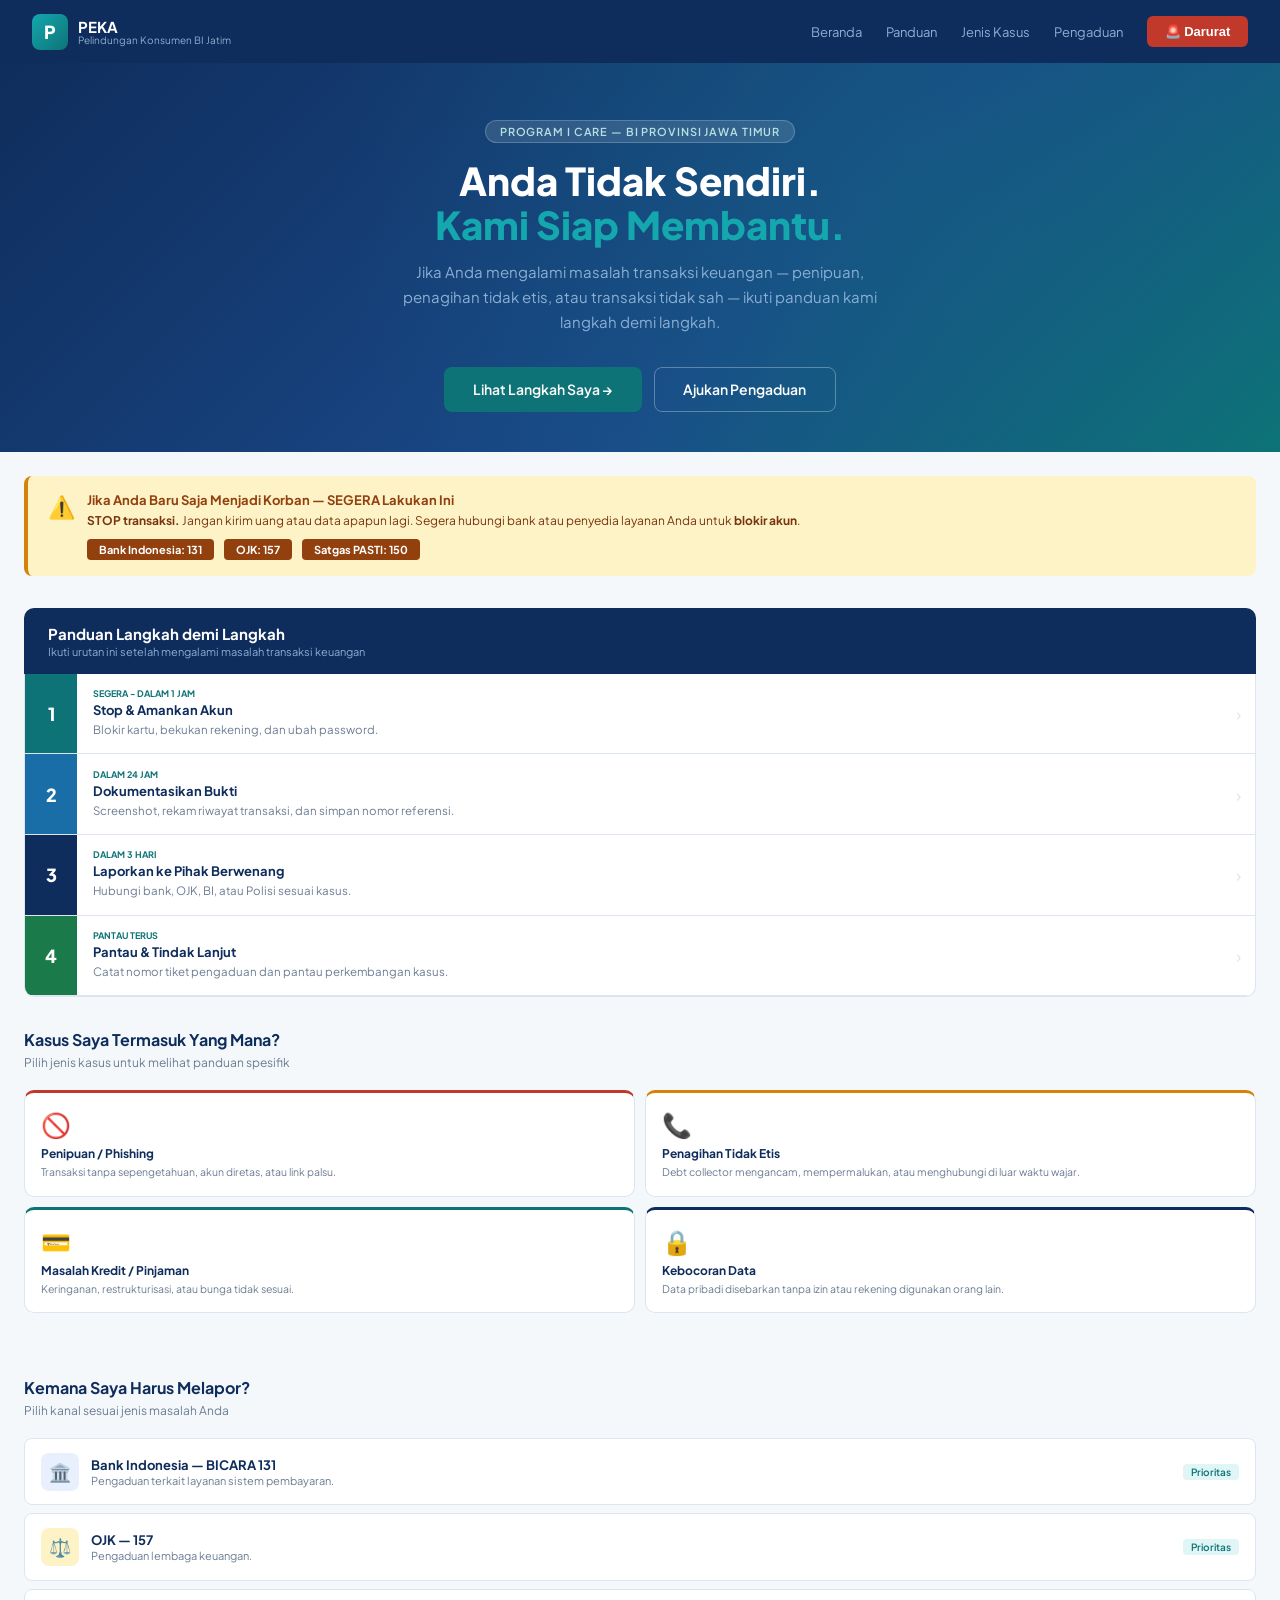
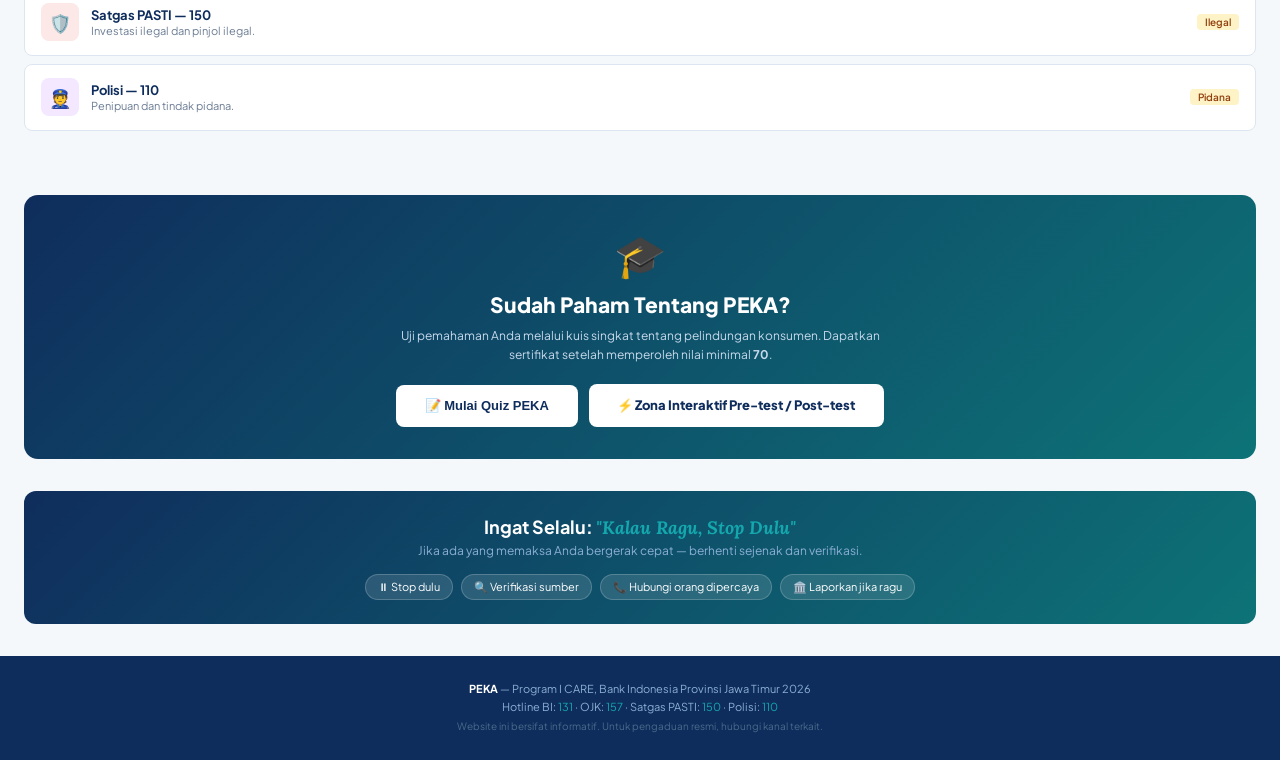
<file: BI_JATIM_ WEBSITE/peka.html>
<!DOCTYPE html>
<html lang="id">
<head>
<meta charset="UTF-8">
<meta name="viewport" content="width=device-width, initial-scale=1.0">

<title>PEKA — Pelindungan Konsumen BI Jatim</title>

<link href="https://fonts.googleapis.com/css2?family=Plus+Jakarta+Sans:wght@400;500;600;700;800&family=Lora:ital,wght@0,400;1,400&display=swap" rel="stylesheet">

<style>
:root {
    --navy: #0F2D5C;
    --navy2: #173F78;
    --teal: #0D7377;
    --teal-light: #14A8AE;
    --amber: #D4820A;
    --red: #C0392B;
    --green: #1A7A4A;
    --white: #FFFFFF;
    --off: #F4F8FB;
    --muted: #6B7C93;
    --border: #DDE6F0;
    --text: #1A2B3C;
}

* {
    box-sizing: border-box;
    margin: 0;
    padding: 0;
}

body {
    font-family: 'Plus Jakarta Sans', sans-serif;
    background: var(--off);
    color: var(--text);
    min-height: 100vh;
}

/* =========================
   NAVBAR
========================= */

nav {
    background: var(--navy);
    padding: 0.85rem 2rem;
    display: flex;
    align-items: center;
    justify-content: space-between;
    position: sticky;
    top: 0;
    z-index: 100;
}

.nav-logo {
    display: flex;
    align-items: center;
    gap: 10px;
}

.nav-logo-icon {
    width: 36px;
    height: 36px;
    border-radius: 8px;
    background: linear-gradient(
        135deg,
        var(--teal-light),
        var(--teal)
    );
    display: flex;
    align-items: center;
    justify-content: center;
    font-size: 18px;
    font-weight: 800;
    color: white;
}

.nav-logo-text {
    font-size: 15px;
    font-weight: 700;
    color: white;
}

.nav-logo-sub {
    font-size: 10px;
    color: #8BAFD4;
    font-weight: 400;
    display: block;
    margin-top: -2px;
}

.nav-links {
    display: flex;
    gap: 1.5rem;
    align-items: center;
}

.nav-links a {
    color: #8BAFD4;
    text-decoration: none;
    font-size: 13px;
    cursor: pointer;
}

.nav-links a:hover {
    color: white;
}

.btn-darurat {
    background: var(--red);
    color: white;
    border: none;
    padding: 0.5rem 1.1rem;
    border-radius: 6px;
    font-size: 13px;
    font-weight: 600;
    cursor: pointer;
}

.btn-darurat:hover {
    background: #A93226;
}

/* =========================
   HERO
========================= */

.hero {
    background:
        linear-gradient(
            135deg,
            var(--navy) 0%,
            #1A4A8A 60%,
            var(--teal) 100%
        );

    padding: 3.5rem 2rem 2.5rem;
    text-align: center;
    position: relative;
    overflow: hidden;
}

.hero::before {
    content: '';
    position: absolute;
    inset: 0;
    background:
        radial-gradient(
            circle at 70% 30%,
            rgba(13,115,119,0.3) 0%,
            transparent 60%
        );
}

.hero-badge {
    display: inline-block;
    background: rgba(255,255,255,0.12);
    border: 1px solid rgba(255,255,255,0.2);
    color: #B8E0E2;
    font-size: 11px;
    font-weight: 600;
    letter-spacing: 0.08em;
    padding: 4px 14px;
    border-radius: 20px;
    margin-bottom: 1rem;
    text-transform: uppercase;
    position: relative;
}

.hero h1 {
    font-size: 2.4rem;
    font-weight: 800;
    color: white;
    line-height: 1.15;
    margin-bottom: 0.8rem;
    position: relative;
}

.hero h1 span {
    color: var(--teal-light);
}

.hero p {
    color: #8BAFD4;
    font-size: 15px;
    max-width: 520px;
    margin: 0 auto 2rem;
    line-height: 1.65;
    position: relative;
}

.hero-cta {
    display: flex;
    gap: 12px;
    justify-content: center;
    flex-wrap: wrap;
    position: relative;
}

.btn-primary {
    background: var(--teal);
    color: white;
    border: none;
    padding: 0.8rem 1.8rem;
    border-radius: 8px;
    font-size: 14px;
    font-weight: 600;
    cursor: pointer;
    font-family: inherit;
}

.btn-primary:hover {
    background: var(--teal-light);
    transform: translateY(-1px);
}

.btn-outline {
    background: transparent;
    color: white;
    border: 1.5px solid rgba(255,255,255,0.3);
    padding: 0.8rem 1.8rem;
    border-radius: 8px;
    font-size: 14px;
    font-weight: 600;
    cursor: pointer;
    font-family: inherit;
}

.btn-outline:hover {
    border-color: white;
    background: rgba(255,255,255,0.08);
}

/* =========================
   EMERGENCY
========================= */

.emergency {
    background: #FEF3C7;
    border-left: 4px solid var(--amber);
    margin: 1.5rem;
    border-radius: 8px;
    padding: 1rem 1.25rem;
    display: flex;
    align-items: flex-start;
    gap: 12px;
}

.em-icon {
    font-size: 22px;
}

.em-title {
    font-size: 13px;
    font-weight: 700;
    color: #92400E;
    margin-bottom: 4px;
}

.em-body {
    font-size: 12px;
    color: #78350F;
    line-height: 1.55;
}

.em-contacts {
    display: flex;
    gap: 10px;
    margin-top: 8px;
    flex-wrap: wrap;
}

.em-contact {
    background: #92400E;
    color: white;
    padding: 4px 12px;
    border-radius: 4px;
    font-size: 11px;
    font-weight: 700;
    text-decoration: none;
}

/* =========================
   SECTION
========================= */

section {
    padding: 2rem 1.5rem;
}

.section-title {
    font-size: 16px;
    font-weight: 700;
    color: var(--navy);
    margin-bottom: 0.3rem;
}

.section-sub {
    font-size: 12px;
    color: var(--muted);
    margin-bottom: 1.25rem;
}

/* =========================
   STEP
========================= */

.step-header {
    background: var(--navy);
    color: white;
    padding: 1rem 1.5rem;
    margin: 1rem 1.5rem 0;
    border-radius: 10px 10px 0 0;
}

.step-header h2 {
    font-size: 15px;
}

.step-header p {
    font-size: 11px;
    color: #8BAFD4;
    margin-top: 2px;
}

.steps-wrap {
    margin: 0 1.5rem;
    border: 1px solid var(--border);
    border-top: none;
    border-radius: 0 0 10px 10px;
    background: white;
    overflow: hidden;
}

.step-item {
    display: flex;
    border-bottom: 1px solid var(--border);
    cursor: pointer;
}

.step-item:hover {
    background: #F8FBFF;
}

.step-num {
    width: 52px;
    flex-shrink: 0;
    display: flex;
    align-items: center;
    justify-content: center;
    font-size: 18px;
    font-weight: 800;
    color: white;
    background: var(--teal);
    min-height: 72px;
}

.step-item:nth-child(2) .step-num {
    background: #1A6EA8;
}

.step-item:nth-child(3) .step-num {
    background: var(--navy);
}

.step-item:nth-child(4) .step-num {
    background: var(--green);
}

.step-content {
    padding: 0.9rem 1rem;
    flex: 1;
}

.step-tag {
    font-size: 9px;
    font-weight: 700;
    text-transform: uppercase;
    color: var(--teal);
    margin-bottom: 3px;
}

.step-title {
    font-size: 13px;
    font-weight: 700;
    color: var(--navy);
    margin-bottom: 3px;
}

.step-desc {
    font-size: 11.5px;
    color: var(--muted);
    line-height: 1.55;
}

.step-arrow {
    display: flex;
    align-items: center;
    padding: 0 14px;
    color: var(--border);
    font-size: 18px;
}

/* =========================
   CATEGORY
========================= */

.cat-grid {
    display: grid;
    grid-template-columns: 1fr 1fr;
    gap: 10px;
}

.cat-card {
    background: white;
    border: 1px solid var(--border);
    border-radius: 10px;
    padding: 1rem;
    cursor: pointer;
    transition: all 0.2s;
    border-top: 3px solid transparent;
}

.cat-card:hover {
    transform: translateY(-2px);
    box-shadow: 0 4px 16px rgba(15,45,92,0.08);
}

.type-fraud {
    border-top-color: var(--red);
}

.type-debt {
    border-top-color: var(--amber);
}

.type-credit {
    border-top-color: var(--teal);
}

.type-data {
    border-top-color: var(--navy);
}

.cat-icon {
    font-size: 24px;
    margin-bottom: 6px;
}

.cat-title {
    font-size: 12px;
    font-weight: 700;
    color: var(--navy);
    margin-bottom: 3px;
}

.cat-desc {
    font-size: 10.5px;
    color: var(--muted);
    line-height: 1.5;
}

/* =========================
   CHANNEL
========================= */

.channel-list {
    display: flex;
    flex-direction: column;
    gap: 8px;
}

.channel {
    background: white;
    border: 1px solid var(--border);
    border-radius: 8px;
    padding: 0.85rem 1rem;
    display: flex;
    align-items: center;
    gap: 12px;
    cursor: pointer;
}

.channel:hover {
    border-color: var(--teal);
}

.ch-icon {
    width: 38px;
    height: 38px;
    border-radius: 8px;
    flex-shrink: 0;
    display: flex;
    align-items: center;
    justify-content: center;
    font-size: 18px;
}

.ch-name {
    font-size: 13px;
    font-weight: 700;
    color: var(--navy);
}

.ch-desc {
    font-size: 11px;
    color: var(--muted);
    margin-top: 1px;
}

.ch-badge {
    margin-left: auto;
    font-size: 10px;
    font-weight: 600;
    padding: 2px 8px;
    border-radius: 4px;
}

.badge-primary {
    background: #E0F5F5;
    color: var(--teal);
}

.badge-warn {
    background: #FEF3C7;
    color: #92400E;
}

/* =========================
   QUIZ CTA
========================= */

.quiz-box {
    background:
        linear-gradient(
            135deg,
            var(--navy),
            var(--teal)
        );

    border-radius: 14px;
    margin: 2rem 1.5rem;
    padding: 2rem;
    text-align: center;
    color: white;
}

.quiz-box .quiz-icon {
    font-size: 42px;
    margin-bottom: 10px;
}

.quiz-box h2 {
    font-size: 21px;
    font-weight: 800;
    margin-bottom: 8px;
}

.quiz-box p {
    font-size: 12px;
    color: #C8D9EB;
    max-width: 520px;
    margin: auto;
    line-height: 1.6;
}

.quiz-button {
    margin-top: 1.2rem;
    background: white;
    color: var(--navy);
    border: none;
    padding: 0.85rem 1.8rem;
    border-radius: 8px;
    font-size: 13px;
    font-weight: 800;
    cursor: pointer;
}

.quiz-button:hover {
    transform: translateY(-2px);
}

.quiz-link {
    display: inline-block;
    margin-left: 8px;
    text-decoration: none;
}

/* =========================
   CTA
========================= */

.cta-box {
    background:
        linear-gradient(
            135deg,
            var(--navy),
            var(--teal)
        );

    border-radius: 12px;
    padding: 1.5rem;
    margin: 0 1.5rem;
    color: white;
    text-align: center;
}

.cta-box h3 {
    font-size: 18px;
    margin-bottom: 4px;
}

.cta-box h3 span {
    color: var(--teal-light);
    font-style: italic;
    font-family: 'Lora', serif;
}

.cta-box p {
    font-size: 12px;
    color: #8BAFD4;
    margin-bottom: 1rem;
}

.cta-tips {
    display: flex;
    gap: 8px;
    justify-content: center;
    flex-wrap: wrap;
}

.tip-pill {
    background: rgba(255,255,255,0.12);
    border: 1px solid rgba(255,255,255,0.2);
    color: white;
    font-size: 11px;
    padding: 5px 12px;
    border-radius: 20px;
}

/* =========================
   FOOTER
========================= */

footer {
    background: var(--navy);
    color: #8BAFD4;
    padding: 1.5rem;
    text-align: center;
    margin-top: 2rem;
    font-size: 11px;
    line-height: 1.7;
}

footer a {
    color: var(--teal-light);
    text-decoration: none;
}

/* =========================
   MODAL
========================= */

.modal-overlay {
    display: none;
    position: fixed;
    inset: 0;
    background: rgba(10,20,40,0.72);
    z-index: 1000;
    align-items: center;
    justify-content: center;
    padding: 20px;
}

.modal-overlay.active {
    display: flex;
}

.modal {
    background: white;
    border-radius: 16px;
    width: 100%;
    max-width: 560px;
    max-height: 90vh;
    overflow-y: auto;
    padding: 1.5rem;
    animation: popUp 0.25s ease;
}

@keyframes popUp {
    from {
        transform: scale(0.92);
        opacity: 0;
    }

    to {
        transform: scale(1);
        opacity: 1;
    }
}

.modal-close {
    float: right;
    background: var(--off);
    border: none;
    border-radius: 50%;
    width: 30px;
    height: 30px;
    font-size: 18px;
    cursor: pointer;
    color: var(--muted);
}

.modal-title {
    font-size: 18px;
    font-weight: 800;
    color: var(--navy);
    margin-bottom: 5px;
}

.modal-sub {
    font-size: 11px;
    color: var(--muted);
    margin-bottom: 1.3rem;
}

/* =========================
   ACTION ITEM
========================= */

.action-item {
    border: 1px solid var(--border);
    border-radius: 8px;
    padding: 0.85rem 1rem;
    margin-bottom: 8px;
    display: flex;
    gap: 10px;
    align-items: flex-start;
}

.action-num {
    width: 24px;
    height: 24px;
    border-radius: 50%;
    background: var(--teal);
    color: white;
    font-size: 11px;
    font-weight: 700;
    flex-shrink: 0;
    display: flex;
    align-items: center;
    justify-content: center;
}

.action-title {
    font-size: 12px;
    font-weight: 700;
    color: var(--navy);
    margin-bottom: 2px;
}

.action-desc {
    font-size: 11px;
    color: var(--muted);
    line-height: 1.5;
}

/* =========================
   QUIZ
========================= */

.quiz-progress {
    height: 8px;
    background: #E8EEF5;
    border-radius: 20px;
    overflow: hidden;
    margin-bottom: 20px;
}

.quiz-progress-bar {
    height: 100%;
    width: 0%;
    background: linear-gradient(
        90deg,
        var(--teal),
        var(--teal-light)
    );
    transition: width 0.3s;
}

.quiz-question-number {
    font-size: 11px;
    color: var(--teal);
    font-weight: 700;
    margin-bottom: 6px;
}

.quiz-question {
    font-size: 17px;
    font-weight: 800;
    color: var(--navy);
    line-height: 1.45;
    margin-bottom: 1.2rem;
}

.quiz-options {
    display: flex;
    flex-direction: column;
    gap: 9px;
}

.quiz-option {
    border: 1px solid var(--border);
    background: white;
    padding: 0.9rem;
    border-radius: 9px;
    cursor: pointer;
    text-align: left;
    font-family: inherit;
    font-size: 12px;
    color: var(--text);
    transition: all 0.2s;
}

.quiz-option:hover {
    border-color: var(--teal);
    background: #F5FCFC;
}

.quiz-option.selected {
    background: #E0F5F5;
    border-color: var(--teal);
    color: var(--teal);
    font-weight: 700;
}

.quiz-next {
    width: 100%;
    margin-top: 1.2rem;
    background: var(--navy);
    color: white;
    border: none;
    padding: 0.85rem;
    border-radius: 8px;
    font-family: inherit;
    font-size: 13px;
    font-weight: 700;
    cursor: pointer;
}

.quiz-next:disabled {
    background: #CBD5E1;
    cursor: not-allowed;
}

/* =========================
   RESULT
========================= */

.result {
    text-align: center;
    padding: 1rem 0;
}

.result-icon {
    font-size: 60px;
    margin-bottom: 10px;
}

.result h2 {
    color: var(--navy);
    font-size: 23px;
    margin-bottom: 8px;
}

.result-score {
    font-size: 42px;
    font-weight: 800;
    color: var(--teal);
    margin: 10px 0;
}

.result p {
    color: var(--muted);
    font-size: 12px;
    line-height: 1.6;
}

.result-buttons {
    display: flex;
    gap: 8px;
    justify-content: center;
    margin-top: 1.3rem;
    flex-wrap: wrap;
}

.result-btn {
    border: none;
    padding: 0.75rem 1.2rem;
    border-radius: 8px;
    font-size: 12px;
    font-weight: 700;
    cursor: pointer;
    font-family: inherit;
}

.btn-certificate {
    background: var(--green);
    color: white;
}

.btn-retry {
    background: var(--navy);
    color: white;
}

/* =========================
   CERTIFICATE
========================= */

.certificate {
    border: 7px double var(--navy);
    padding: 2rem 1.5rem;
    text-align: center;
    background:
        linear-gradient(
            rgba(255,255,255,0.96),
            rgba(244,248,251,0.96)
        );
}

.certificate-top {
    font-size: 11px;
    letter-spacing: 2px;
    font-weight: 700;
    color: var(--teal);
    margin-bottom: 15px;
}

.certificate h1 {
    font-family: 'Lora', serif;
    color: var(--navy);
    font-size: 27px;
    margin-bottom: 8px;
}

.certificate h2 {
    font-size: 15px;
    color: var(--teal);
    margin-bottom: 20px;
}

.certificate-text {
    font-size: 12px;
    color: var(--muted);
    line-height: 1.7;
}

.certificate-name {
    font-family: 'Lora', serif;
    font-size: 25px;
    font-weight: 700;
    color: var(--navy);
    margin: 15px 0;
}

.certificate-score {
    display: inline-block;
    margin-top: 12px;
    padding: 7px 15px;
    border-radius: 20px;
    background: #E0F5F5;
    color: var(--teal);
    font-size: 11px;
    font-weight: 700;
}

.certificate-date {
    margin-top: 25px;
    font-size: 10px;
    color: var(--muted);
}

.certificate-footer {
    margin-top: 30px;
    font-size: 10px;
    color: var(--muted);
}

@media print {
    body * {
        visibility: hidden;
    }

    #certificatePrint,
    #certificatePrint * {
        visibility: visible;
    }

    #certificatePrint {
        position: absolute;
        left: 0;
        top: 0;
        width: 100%;
    }

    .modal-overlay {
        position: absolute;
        background: white;
    }
}

/* =========================
   RESPONSIVE
========================= */

@media (max-width: 700px) {

    nav {
        padding: 0.75rem 1rem;
    }

    .nav-links {
        gap: 0.7rem;
    }

    .nav-links a {
        display: none;
    }

    .hero h1 {
        font-size: 1.9rem;
    }

    .hero p {
        font-size: 13px;
    }

    .cat-grid {
        grid-template-columns: 1fr;
    }

    .emergency {
        margin: 1rem;
    }

    .quiz-box,
    .cta-box {
        margin-left: 1rem;
        margin-right: 1rem;
    }
}
</style>
</head>

<body>

<!-- =========================
     NAVBAR
========================= -->

<nav>

    <div class="nav-logo">

        <div class="nav-logo-icon">
            P
        </div>

        <div>
            <div class="nav-logo-text">
                PEKA
            </div>

            <span class="nav-logo-sub">
                Pelindungan Konsumen BI Jatim
            </span>
        </div>

    </div>

    <div class="nav-links">

        <!-- BERANDA KEMBALI KE LANDING PAGE -->
        <a href="land page.html">
            Beranda
        </a>

        <a href="#panduan">
            Panduan
        </a>

        <a href="#jenis">
            Jenis Kasus
        </a>

        <a href="#channel">
            Pengaduan
        </a>

        <button
            class="btn-darurat"
            onclick="openModal('darurat')"
        >
            🚨 Darurat
        </button>

    </div>

</nav>


<!-- =========================
     HERO
========================= -->

<div class="hero">

    <div class="hero-badge">
        Program I CARE — BI Provinsi Jawa Timur
    </div>

    <h1>
        Anda Tidak Sendiri.
        <br>
        <span>Kami Siap Membantu.</span>
    </h1>

    <p>
        Jika Anda mengalami masalah transaksi keuangan —
        penipuan, penagihan tidak etis, atau transaksi tidak sah —
        ikuti panduan kami langkah demi langkah.
    </p>

    <div class="hero-cta">

        <button
            class="btn-primary"
            onclick="scrollToSection('panduan')"
        >
            Lihat Langkah Saya →
        </button>

        <button
            class="btn-outline"
            onclick="window.open('https://bicara131.bi.go.id/', '_blank')"
        >
            Ajukan Pengaduan
        </button>

    </div>

</div>


<!-- =========================
     EMERGENCY
========================= -->

<div class="emergency">

    <div class="em-icon">
        ⚠️
    </div>

    <div>

        <div class="em-title">
            Jika Anda Baru Saja Menjadi Korban — SEGERA Lakukan Ini
        </div>

        <div class="em-body">

            <strong>STOP transaksi.</strong>

            Jangan kirim uang atau data apapun lagi.
            Segera hubungi bank atau penyedia layanan Anda
            untuk <strong>blokir akun</strong>.

        </div>

        <div class="em-contacts">

            <a class="em-contact" href="tel:131">
                Bank Indonesia: 131
            </a>

            <a class="em-contact" href="tel:157">
                OJK: 157
            </a>

            <a class="em-contact" href="tel:150">
                Satgas PASTI: 150
            </a>

        </div>

    </div>

</div>


<!-- =========================
     PANDUAN
========================= -->

<div id="panduan" style="margin-top:2rem">

    <div class="step-header">

        <div>
            <h2>
                Panduan Langkah demi Langkah
            </h2>

            <p>
                Ikuti urutan ini setelah mengalami masalah transaksi keuangan
            </p>
        </div>

    </div>

    <div class="steps-wrap">

        <div
            class="step-item"
            onclick="openModal('step1')"
        >

            <div class="step-num">
                1
            </div>

            <div class="step-content">

                <div class="step-tag">
                    Segera - dalam 1 jam
                </div>

                <div class="step-title">
                    Stop & Amankan Akun
                </div>

                <div class="step-desc">
                    Blokir kartu, bekukan rekening,
                    dan ubah password.
                </div>

            </div>

            <div class="step-arrow">
                ›
            </div>

        </div>


        <div
            class="step-item"
            onclick="openModal('step2')"
        >

            <div class="step-num">
                2
            </div>

            <div class="step-content">

                <div class="step-tag">
                    Dalam 24 jam
                </div>

                <div class="step-title">
                    Dokumentasikan Bukti
                </div>

                <div class="step-desc">
                    Screenshot, rekam riwayat transaksi,
                    dan simpan nomor referensi.
                </div>

            </div>

            <div class="step-arrow">
                ›
            </div>

        </div>


        <div
            class="step-item"
            onclick="openModal('step3')"
        >

            <div class="step-num">
                3
            </div>

            <div class="step-content">

                <div class="step-tag">
                    Dalam 3 hari
                </div>

                <div class="step-title">
                    Laporkan ke Pihak Berwenang
                </div>

                <div class="step-desc">
                    Hubungi bank, OJK, BI,
                    atau Polisi sesuai kasus.
                </div>

            </div>

            <div class="step-arrow">
                ›
            </div>

        </div>


        <div
            class="step-item"
            onclick="openModal('step4')"
        >

            <div class="step-num">
                4
            </div>

            <div class="step-content">

                <div class="step-tag">
                    Pantau terus
                </div>

                <div class="step-title">
                    Pantau & Tindak Lanjut
                </div>

                <div class="step-desc">
                    Catat nomor tiket pengaduan
                    dan pantau perkembangan kasus.
                </div>

            </div>

            <div class="step-arrow">
                ›
            </div>

        </div>

    </div>

</div>


<!-- =========================
     JENIS KASUS
========================= -->

<section id="jenis">

    <div class="section-title">
        Kasus Saya Termasuk Yang Mana?
    </div>

    <div class="section-sub">
        Pilih jenis kasus untuk melihat panduan spesifik
    </div>

    <div class="cat-grid">

        <div
            class="cat-card type-fraud"
            onclick="openModal('fraud')"
        >

            <div class="cat-icon">
                🚫
            </div>

            <div class="cat-title">
                Penipuan / Phishing
            </div>

            <div class="cat-desc">
                Transaksi tanpa sepengetahuan,
                akun diretas, atau link palsu.
            </div>

        </div>


        <div
            class="cat-card type-debt"
            onclick="openModal('debt')"
        >

            <div class="cat-icon">
                📞
            </div>

            <div class="cat-title">
                Penagihan Tidak Etis
            </div>

            <div class="cat-desc">
                Debt collector mengancam,
                mempermalukan, atau menghubungi
                di luar waktu wajar.
            </div>

        </div>


        <div
            class="cat-card type-credit"
            onclick="openModal('credit')"
        >

            <div class="cat-icon">
                💳
            </div>

            <div class="cat-title">
                Masalah Kredit / Pinjaman
            </div>

            <div class="cat-desc">
                Keringanan, restrukturisasi,
                atau bunga tidak sesuai.
            </div>

        </div>


        <div
            class="cat-card type-data"
            onclick="openModal('data')"
        >

            <div class="cat-icon">
                🔒
            </div>

            <div class="cat-title">
                Kebocoran Data
            </div>

            <div class="cat-desc">
                Data pribadi disebarkan tanpa izin
                atau rekening digunakan orang lain.
            </div>

        </div>

    </div>

</section>


<!-- =========================
     CHANNEL
========================= -->

<section id="channel">

    <div class="section-title">
        Kemana Saya Harus Melapor?
    </div>

    <div class="section-sub">
        Pilih kanal sesuai jenis masalah Anda
    </div>

    <div class="channel-list">

        <div
            class="channel"
            onclick="openModal('bi')"
        >

            <div
                class="ch-icon"
                style="background:#E8F0FE"
            >
                🏛️
            </div>

            <div>

                <div class="ch-name">
                    Bank Indonesia — BICARA 131
                </div>

                <div class="ch-desc">
                    Pengaduan terkait layanan
                    sistem pembayaran.
                </div>

            </div>

            <div class="ch-badge badge-primary">
                Prioritas
            </div>

        </div>


        <div
            class="channel"
            onclick="openModal('ojk')"
        >

            <div
                class="ch-icon"
                style="background:#FEF3C7"
            >
                ⚖️
            </div>

            <div>

                <div class="ch-name">
                    OJK — 157
                </div>

                <div class="ch-desc">
                    Pengaduan lembaga keuangan.
                </div>

            </div>

            <div class="ch-badge badge-primary">
                Prioritas
            </div>

        </div>


        <div
            class="channel"
            onclick="openModal('satgas')"
        >

            <div
                class="ch-icon"
                style="background:#FCE8E6"
            >
                🛡️
            </div>

            <div>

                <div class="ch-name">
                    Satgas PASTI — 150
                </div>

                <div class="ch-desc">
                    Investasi ilegal dan pinjol ilegal.
                </div>

            </div>

            <div class="ch-badge badge-warn">
                Ilegal
            </div>

        </div>


        <div
            class="channel"
            onclick="openModal('polisi')"
        >

            <div
                class="ch-icon"
                style="background:#F3E8FF"
            >
                👮
            </div>

            <div>

                <div class="ch-name">
                    Polisi — 110
                </div>

                <div class="ch-desc">
                    Penipuan dan tindak pidana.
                </div>

            </div>

            <div class="ch-badge badge-warn">
                Pidana
            </div>

        </div>

    </div>

</section>


<!-- =========================
     QUIZ
========================= -->

<div class="quiz-box">

    <div class="quiz-icon">
        🎓
    </div>

    <h2>
        Sudah Paham Tentang PEKA?
    </h2>

    <p>
        Uji pemahaman Anda melalui kuis singkat
        tentang pelindungan konsumen.
        Dapatkan sertifikat setelah memperoleh
        nilai minimal <strong>70</strong>.
    </p>

    <button
        class="quiz-button"
        onclick="startQuiz()"
    >
        📝 Mulai Quiz PEKA
    </button>

    <a
        class="quiz-button quiz-link"
        href="zona-peka.html"
    >
        ⚡ Zona Interaktif Pre-test / Post-test
    </a>

</div>


<!-- =========================
     CTA
========================= -->

<div class="cta-box">

    <h3>
        Ingat Selalu:
        <span>"Kalau Ragu, Stop Dulu"</span>
    </h3>

    <p>
        Jika ada yang memaksa Anda bergerak cepat —
        berhenti sejenak dan verifikasi.
    </p>

    <div class="cta-tips">

        <span class="tip-pill">
            ⏸ Stop dulu
        </span>

        <span class="tip-pill">
            🔍 Verifikasi sumber
        </span>

        <span class="tip-pill">
            📞 Hubungi orang dipercaya
        </span>

        <span class="tip-pill">
            🏛️ Laporkan jika ragu
        </span>

    </div>

</div>


<!-- =========================
     FOOTER
========================= -->

<footer>

    <strong style="color:white">
        PEKA
    </strong>

    — Program I CARE,
    Bank Indonesia Provinsi Jawa Timur 2026

    <br>

    Hotline BI:
    <a href="tel:131">131</a>
    · OJK:
    <a href="tel:157">157</a>
    · Satgas PASTI:
    <a href="tel:150">150</a>
    · Polisi:
    <a href="tel:110">110</a>

    <br>

    <span style="font-size:10px;color:#4A6A8A">
        Website ini bersifat informatif.
        Untuk pengaduan resmi, hubungi kanal terkait.
    </span>

</footer>


<!-- =====================================================
     MODAL UTAMA
===================================================== -->

<div
    class="modal-overlay"
    id="modalOverlay"
    onclick="closeModal(event)"
>

    <div
        class="modal"
        id="modalContent"
    >
    </div>

</div>


<script>

/* =====================================================
   DATA MODAL PANDUAN
===================================================== */

const modals = {

    darurat: {
        title: "🚨 Langkah Darurat Sekarang",
        sub: "Jika Anda baru saja mengalami kejadian — lakukan ini segera",

        content: [

            {
                n: 1,
                t: "Blokir kartu & rekening",
                d: "Hubungi bank Anda dan minta pemblokiran atau pembekuan rekening."
            },

            {
                n: 2,
                t: "Ubah password",
                d: "Ubah password mobile banking, email, dan akun terkait."
            },

            {
                n: 3,
                t: "Jangan kirim uang lagi",
                d: "Abaikan instruksi pelaku dan hubungi pihak resmi."
            },

            {
                n: 4,
                t: "Hubungi kanal resmi",
                d: "BI 131 | OJK 157 | Satgas PASTI 150 | Polisi 110"
            }

        ]
    },


    step1: {
        title: "1. Stop & Amankan Akun",
        sub: "Lakukan segera setelah kejadian",

        content: [

            {
                n: 1,
                t: "Blokir kartu",
                d: "Hubungi call center bank Anda."
            },

            {
                n: 2,
                t: "Bekukan akses mobile banking",
                d: "Minta bank menonaktifkan sementara akses."
            },

            {
                n: 3,
                t: "Ubah PIN dan password",
                d: "Gunakan perangkat yang aman."
            },

            {
                n: 4,
                t: "Catat waktu kejadian",
                d: "Catat waktu transaksi atau kejadian."
            }

        ]
    },


    step2: {
        title: "2. Dokumentasikan Bukti",
        sub: "Kumpulkan semua bukti",

        content: [

            {
                n: 1,
                t: "Screenshot komunikasi",
                d: "Simpan chat, SMS, email, dan komunikasi lainnya."
            },

            {
                n: 2,
                t: "Catat rekening tujuan",
                d: "Catat rekening, bank, nama, dan nominal."
            },

            {
                n: 3,
                t: "Simpan riwayat transaksi",
                d: "Simpan bukti mutasi rekening."
            },

            {
                n: 4,
                t: "Catat nomor pelaku",
                d: "Simpan nomor telepon atau akun media sosial."
            }

        ]
    },


    step3: {
        title: "3. Laporkan",
        sub: "Pilih kanal sesuai masalah",

        content: [

            {
                n: 1,
                t: "Laporkan ke bank",
                d: "Buat pengaduan resmi dan minta nomor tiket."
            },

            {
                n: 2,
                t: "Hubungi OJK",
                d: "Untuk masalah lembaga keuangan."
            },

            {
                n: 3,
                t: "Hubungi BI",
                d: "Untuk masalah sistem pembayaran."
            },

            {
                n: 4,
                t: "Hubungi Polisi",
                d: "Jika terdapat unsur pidana."
            }

        ]
    },


    step4: {
        title: "4. Pantau & Tindak Lanjut",
        sub: "Jangan biarkan pengaduan berhenti",

        content: [

            {
                n: 1,
                t: "Simpan nomor tiket",
                d: "Simpan nomor laporan atau tiket."
            },

            {
                n: 2,
                t: "Pantau perkembangan",
                d: "Periksa status pengaduan secara berkala."
            },

            {
                n: 3,
                t: "Eskalasi",
                d: "Jika diperlukan, lakukan eskalasi."
            },

            {
                n: 4,
                t: "Simpan komunikasi",
                d: "Dokumentasikan semua tindak lanjut."
            }

        ]
    },


    fraud: {
        title: "🚫 Penipuan & Phishing",
        sub: "Jika Anda mengalami penipuan digital",

        content: [

            {
                n: 1,
                t: "Blokir akun",
                d: "Hubungi bank dan minta pembekuan transaksi."
            },

            {
                n: 2,
                t: "Laporkan ke bank",
                d: "Segera buat pengaduan resmi."
            },

            {
                n: 3,
                t: "Simpan bukti",
                d: "Screenshot seluruh komunikasi."
            },

            {
                n: 4,
                t: "Lapor kepada pihak berwenang",
                d: "Jika terdapat unsur pidana."
            }

        ]
    },


    debt: {
        title: "📞 Penagihan Tidak Etis",
        sub: "Jika mengalami penagihan yang tidak wajar",

        content: [

            {
                n: 1,
                t: "Simpan bukti komunikasi",
                d: "Simpan SMS, chat, dan bukti lainnya."
            },

            {
                n: 2,
                t: "Ketahui hak Anda",
                d: "Pastikan proses penagihan dilakukan sesuai ketentuan."
            },

            {
                n: 3,
                t: "Laporkan ke OJK",
                d: "Jika terkait lembaga keuangan yang diawasi OJK."
            },

            {
                n: 4,
                t: "Hubungi Polisi",
                d: "Jika terdapat ancaman atau kekerasan."
            }

        ]
    },


    credit: {
        title: "💳 Masalah Kredit & Pinjaman",
        sub: "Masalah cicilan atau kredit",

        content: [

            {
                n: 1,
                t: "Hubungi bank",
                d: "Tanyakan solusi yang tersedia."
            },

            {
                n: 2,
                t: "Ajukan permohonan",
                d: "Ajukan permohonan secara tertulis."
            },

            {
                n: 3,
                t: "Periksa perjanjian",
                d: "Periksa kembali ketentuan kredit."
            },

            {
                n: 4,
                t: "Hubungi OJK",
                d: "Jika membutuhkan informasi lebih lanjut."
            }

        ]
    },


    data: {
        title: "🔒 Kebocoran Data Pribadi",
        sub: "Jika data pribadi Anda disalahgunakan",

        content: [

            {
                n: 1,
                t: "Ganti password",
                d: "Ganti password akun penting."
            },

            {
                n: 2,
                t: "Aktifkan 2FA",
                d: "Tambahkan keamanan dua faktor."
            },

            {
                n: 3,
                t: "Simpan bukti",
                d: "Dokumentasikan penyebaran data."
            },

            {
                n: 4,
                t: "Laporkan",
                d: "Gunakan kanal pengaduan yang sesuai."
            }

        ]
    },


    bi: {
        title: "🏛️ Bank Indonesia — BICARA 131",
        sub: "Kanal pengaduan Bank Indonesia",

        content: [

            {
                n: 1,
                t: "Hubungi 131",
                d: "Sampaikan identitas dan kronologi."
            },

            {
                n: 2,
                t: "Sampaikan bukti",
                d: "Siapkan dokumen pendukung."
            },

            {
                n: 3,
                t: "Catat nomor laporan",
                d: "Simpan nomor pengaduan."
            },

            {
                n: 4,
                t: "Pantau pengaduan",
                d: "Ikuti perkembangan laporan."
            }

        ]
    },


    ojk: {
        title: "⚖️ OJK — 157",
        sub: "Otoritas Jasa Keuangan",

        content: [

            {
                n: 1,
                t: "Hubungi 157",
                d: "Sampaikan permasalahan Anda."
            },

            {
                n: 2,
                t: "Siapkan bukti",
                d: "Lampirkan bukti pendukung."
            },

            {
                n: 3,
                t: "Sampaikan kronologi",
                d: "Jelaskan kejadian secara jelas."
            },

            {
                n: 4,
                t: "Simpan nomor laporan",
                d: "Gunakan untuk tindak lanjut."
            }

        ]
    },


    satgas: {
        title: "🛡️ Satgas PASTI — 150",
        sub: "Untuk entitas keuangan ilegal",

        content: [

            {
                n: 1,
                t: "Laporkan entitas",
                d: "Sampaikan nama entitas yang dicurigai."
            },

            {
                n: 2,
                t: "Sertakan bukti",
                d: "Screenshot promosi atau komunikasi."
            },

            {
                n: 3,
                t: "Simpan informasi",
                d: "Catat nomor kontak dan website."
            },

            {
                n: 4,
                t: "Pantau tindak lanjut",
                d: "Ikuti informasi dari kanal resmi."
            }

        ]
    },


    polisi: {
        title: "👮 Polisi — 110",
        sub: "Jika terdapat unsur pidana",

        content: [

            {
                n: 1,
                t: "Hubungi 110",
                d: "Jika kondisi membutuhkan bantuan kepolisian."
            },

            {
                n: 2,
                t: "Bawa bukti",
                d: "Siapkan bukti transaksi dan komunikasi."
            },

            {
                n: 3,
                t: "Buat laporan",
                d: "Sampaikan kronologi kepada petugas."
            },

            {
                n: 4,
                t: "Simpan nomor laporan",
                d: "Simpan bukti laporan untuk tindak lanjut."
            }

        ]
    }

};


/* =====================================================
   QUIZ DATA
===================================================== */

const questions = [

    {
        q: "Apa tujuan utama PEKA?",
        options: [
            "Membantu konsumen memahami dan mendapatkan informasi pelindungan konsumen",
            "Memberikan pinjaman kepada konsumen",
            "Menjual produk keuangan",
            "Menghapus semua transaksi keuangan"
        ],
        answer: 0
    },

    {
        q: "Apa yang sebaiknya dilakukan ketika menerima link mencurigakan?",
        options: [
            "Langsung klik link tersebut",
            "Sebarkan kepada teman",
            "Jangan klik dan lakukan verifikasi",
            "Masukkan data pribadi"
        ],
        answer: 2
    },

    {
        q: "Jika terjadi transaksi yang tidak dikenal, tindakan awal yang tepat adalah...",
        options: [
            "Membiarkannya",
            "Menghubungi bank atau penyedia layanan",
            "Menghapus aplikasi",
            "Mengabaikannya"
        ],
        answer: 1
    },

    {
        q: "Apa yang harus dilakukan terhadap bukti komunikasi dengan pelaku?",
        options: [
            "Dihapus",
            "Dibiarkan tanpa disimpan",
            "Disimpan sebagai bukti",
            "Dikirim ke semua orang"
        ],
        answer: 2
    },

    {
        q: "Jika mengalami penipuan digital yang mengandung unsur pidana, salah satu langkah yang dapat dilakukan adalah...",
        options: [
            "Melapor kepada pihak kepolisian",
            "Menghapus semua bukti",
            "Mengirim uang lagi",
            "Menyebarkan data pelaku"
        ],
        answer: 0
    },

    {
        q: "Apa prinsip yang tepat ketika seseorang memaksa Anda segera melakukan transaksi?",
        options: [
            "Ikuti secepat mungkin",
            "Stop dan lakukan verifikasi",
            "Berikan PIN",
            "Berikan password"
        ],
        answer: 1
    },

    {
        q: "Data pribadi sebaiknya...",
        options: [
            "Dibagikan kepada siapa saja",
            "Diposting di media sosial",
            "Dilindungi dan tidak diberikan sembarangan",
            "Dikirim kepada nomor tidak dikenal"
        ],
        answer: 2
    },

    {
        q: "Apa yang sebaiknya dicatat setelah membuat pengaduan?",
        options: [
            "Nomor tiket atau nomor laporan",
            "Password akun",
            "PIN ATM",
            "Kode OTP"
        ],
        answer: 0
    },

    {
        q: "Ketika menerima permintaan OTP dari orang yang tidak dikenal, sebaiknya...",
        options: [
            "Berikan OTP",
            "Foto OTP",
            "Jangan memberikan OTP",
            "Posting OTP"
        ],
        answer: 2
    },

    {
        q: "Jika ragu terhadap suatu transaksi keuangan, prinsip PEKA yang tepat adalah...",
        options: [
            "Kalau ragu, stop dulu",
            "Segera transfer",
            "Berikan data",
            "Ikuti instruksi orang tersebut"
        ],
        answer: 0
    }

];


/* =====================================================
   VARIABLE QUIZ
===================================================== */

let currentQuestion = 0;
let selectedAnswer = null;
let score = 0;


/* =====================================================
   START QUIZ
===================================================== */

function startQuiz() {

    currentQuestion = 0;
    selectedAnswer = null;
    score = 0;

    showQuizModal();

}


/* =====================================================
   SHOW QUIZ
===================================================== */

function showQuizModal() {

    const question = questions[currentQuestion];

    const percentage =
        (currentQuestion / questions.length) * 100;

    let html = `

        <button
            class="modal-close"
            onclick="closeModal()"
        >
            ×
        </button>

        <div class="modal-title">
            📝 Quiz PEKA
        </div>

        <div class="modal-sub">
            Jawab pertanyaan berikut untuk menguji pemahaman Anda.
        </div>

        <div class="quiz-progress">

            <div
                class="quiz-progress-bar"
                style="width:${percentage}%"
            ></div>

        </div>

        <div class="quiz-question-number">
            PERTANYAAN ${currentQuestion + 1}
            DARI ${questions.length}
        </div>

        <div class="quiz-question">
            ${question.q}
        </div>

        <div class="quiz-options">
    `;


    question.options.forEach((option, index) => {

        html += `

            <button
                class="quiz-option ${
                    selectedAnswer === index
                    ? 'selected'
                    : ''
                }"
                onclick="selectAnswer(${index})"
            >

                ${String.fromCharCode(65 + index)}.
                ${option}

            </button>

        `;

    });


    html += `

        </div>

        <button
            class="quiz-next"
            ${selectedAnswer === null ? 'disabled' : ''}
            onclick="nextQuestion()"
        >

            ${
                currentQuestion === questions.length - 1
                ? 'Selesai & Lihat Nilai'
                : 'Pertanyaan Berikutnya →'
            }

        </button>

    `;


    document.getElementById("modalContent").innerHTML = html;

    document
        .getElementById("modalOverlay")
        .classList.add("active");

}


/* =====================================================
   SELECT ANSWER
===================================================== */

function selectAnswer(index) {

    selectedAnswer = index;

    showQuizModal();

}


/* =====================================================
   NEXT QUESTION
===================================================== */

function nextQuestion() {

    if (selectedAnswer === null) {
        return;
    }


    if (
        selectedAnswer ===
        questions[currentQuestion].answer
    ) {

        score++;

    }


    if (
        currentQuestion <
        questions.length - 1
    ) {

        currentQuestion++;

        selectedAnswer = null;

        showQuizModal();

    } else {

        showResult();

    }

}


/* =====================================================
   RESULT
===================================================== */

function showResult() {

    const nilai =
        Math.round(
            (score / questions.length) * 100
        );

    const lulus =
        nilai >= 70;


    let html = `

        <button
            class="modal-close"
            onclick="closeModal()"
        >
            ×
        </button>

        <div class="result">

            <div class="result-icon">
                ${lulus ? "🎉" : "📚"}
            </div>

            <h2>
                ${lulus
                    ? "Selamat! Anda Lulus!"
                    : "Belum Lulus"}
            </h2>

            <div class="result-score">
                ${nilai}
            </div>

            <p>
                Anda menjawab benar
                <strong>${score}</strong>
                dari
                <strong>${questions.length}</strong>
                pertanyaan.
            </p>

            ${
                lulus
                ? `
                    <p style="margin-top:10px">
                        Nilai Anda telah mencapai
                        batas kelulusan minimal
                        <strong>70</strong>.
                        Anda berhak mendapatkan
                        sertifikat PEKA.
                    </p>

                    <div class="result-buttons">

                        <button
                            class="result-btn btn-certificate"
                            onclick="showCertificate(${nilai})"
                        >
                            🏆 Lihat Sertifikat
                        </button>

                    </div>
                `
                :
                `
                    <p style="margin-top:10px">
                        Nilai minimal kelulusan adalah
                        <strong>70</strong>.
                        Silakan ulangi quiz.
                    </p>

                    <div class="result-buttons">

                        <button
                            class="result-btn btn-retry"
                            onclick="startQuiz()"
                        >
                            🔄 Ulangi Quiz
                        </button>

                    </div>
                `
            }

        </div>

    `;


    document.getElementById("modalContent").innerHTML = html;

}


/* =====================================================
   CERTIFICATE
===================================================== */

function showCertificate(nilai) {

    const nama =
        prompt(
            "Masukkan nama lengkap untuk sertifikat:"
        );


    if (!nama || nama.trim() === "") {

        alert(
            "Nama wajib diisi untuk membuat sertifikat."
        );

        return;

    }


    const tanggal =
        new Date().toLocaleDateString(
            "id-ID",
            {
                day: "numeric",
                month: "long",
                year: "numeric"
            }
        );


    const html = `

        <button
            class="modal-close"
            onclick="closeModal()"
        >
            ×
        </button>

        <div
            class="certificate"
            id="certificatePrint"
        >

            <div class="certificate-top">
                BANK INDONESIA
            </div>

            <h1>
                SERTIFIKAT
            </h1>

            <h2>
                PEKA — Pelindungan Konsumen
            </h2>

            <div class="certificate-text">
                Diberikan kepada
            </div>

            <div class="certificate-name">
                ${escapeHtml(nama)}
            </div>

            <div class="certificate-text">

                sebagai apresiasi atas keberhasilan
                menyelesaikan Quiz PEKA dan memperoleh
                nilai yang memenuhi batas kelulusan.

            </div>

            <div class="certificate-score">

                Nilai Quiz: ${nilai}

            </div>

            <div class="certificate-date">

                Surabaya, ${tanggal}

            </div>

            <div class="certificate-footer">

                Program I CARE<br>
                Bank Indonesia Provinsi Jawa Timur

            </div>

        </div>

        <div class="result-buttons">

            <button
                class="result-btn btn-certificate"
                onclick="printCertificate()"
            >
                🖨️ Cetak / Simpan PDF
            </button>

            <button
                class="result-btn btn-retry"
                onclick="closeModal()"
            >
                Tutup
            </button>

        </div>

    `;


    document.getElementById("modalContent").innerHTML = html;

}


/* =====================================================
   PRINT CERTIFICATE
===================================================== */

function printCertificate() {

    window.print();

}


/* =====================================================
   MODAL PANDUAN
===================================================== */

function openModal(key) {

    const m = modals[key];

    if (!m) return;


    let html = `

        <button
            class="modal-close"
            onclick="closeModal()"
        >
            ×
        </button>

        <div class="modal-title">
            ${m.title}
        </div>

        <div class="modal-sub">
            ${m.sub}
        </div>

    `;


    m.content.forEach(item => {

        html += `

            <div class="action-item">

                <div class="action-num">
                    ${item.n}
                </div>

                <div>

                    <div class="action-title">
                        ${item.t}
                    </div>

                    <div class="action-desc">
                        ${item.d}
                    </div>

                </div>

            </div>

        `;

    });


    document.getElementById(
        "modalContent"
    ).innerHTML = html;


    document.getElementById(
        "modalOverlay"
    ).classList.add("active");

}


/* =====================================================
   CLOSE MODAL
===================================================== */

function closeModal(event) {

    if (
        !event ||
        event.target ===
        document.getElementById("modalOverlay")
    ) {

        document
            .getElementById("modalOverlay")
            .classList.remove("active");

    }

}


/* =====================================================
   SCROLL
===================================================== */

function scrollToSection(id) {

    const element =
        document.getElementById(id);

    if (element) {

        element.scrollIntoView({
            behavior: "smooth"
        });

    }

}


/* =====================================================
   ESCAPE HTML
===================================================== */

function escapeHtml(text) {

    const div =
        document.createElement("div");

    div.textContent = text;

    return div.innerHTML;

}

/* =====================================================
   ESC KEY MODAL
===================================================== */

document.addEventListener(
    "keydown",
    function(event) {

        if (event.key === "Escape") {

            closeModal();

        }

    }
);

</script>

</body>
</html>
</file>
<file: zona-peka.css>
:root {
  --zona-navy: #0b2242;
  --zona-blue: #1b4a8a;
  --zona-blue-bright: #2563a8;
  --zona-gold: #ffc107;
  --zona-ink: #142b49;
  --zona-muted: #607188;
  --zona-line: #dce5ef;
  --zona-surface: #f3f6fa;
  --zona-white: #fff;
}

* { box-sizing: border-box; }

body {
  min-height: 100vh;
  margin: 0;
  color: var(--zona-ink);
  background:
    radial-gradient(ellipse at 80% 0, rgba(37, 99, 168, .12), transparent 38%),
    var(--zona-surface);
  font-family: "Plus Jakarta Sans", Arial, sans-serif;
}

button, input { font: inherit; }
button { cursor: pointer; }

.zona-header {
  min-height: 76px;
  padding: 12px clamp(18px, 5vw, 64px);
  display: flex;
  align-items: center;
  justify-content: space-between;
  gap: 18px;
  color: var(--zona-white);
  background: var(--zona-navy);
  border-bottom: 3px solid var(--zona-gold);
}

.zona-brand {
  display: flex;
  align-items: center;
  gap: 14px;
  color: inherit;
  text-decoration: none;
}

.zona-brand img {
  width: 132px;
  max-height: 46px;
  object-fit: contain;
}

.zona-brand-copy {
  padding-left: 14px;
  border-left: 1px solid rgba(255,255,255,.28);
  font-size: 12px;
  font-weight: 700;
  line-height: 1.45;
}

.zona-brand-copy span {
  display: block;
  color: #c6d5e8;
  font-size: 10px;
  font-weight: 500;
}

.zona-back {
  color: #fff;
  text-decoration: none;
  font-size: 13px;
  font-weight: 700;
}

.zona-back:hover, .zona-back:focus-visible { color: var(--zona-gold); }

.zona-main {
  width: min(980px, calc(100% - 32px));
  margin: 0 auto;
  padding: clamp(28px, 6vw, 64px) 0;
}

.zona-intro {
  margin-bottom: 28px;
  text-align: center;
}

.zona-eyebrow {
  display: inline-block;
  margin-bottom: 12px;
  padding: 6px 12px;
  border: 1px solid #e6bc36;
  border-radius: 99px;
  color: #765400;
  background: #fff7da;
  font-size: 11px;
  font-weight: 800;
  letter-spacing: .08em;
  text-transform: uppercase;
}

.zona-intro h1 {
  margin: 0 0 10px;
  color: var(--zona-navy);
  font-size: clamp(30px, 5vw, 48px);
  line-height: 1.12;
}

.zona-intro p {
  max-width: 680px;
  margin: auto;
  color: var(--zona-muted);
  font-size: 15px;
  line-height: 1.7;
}

.zona-intro .zona-source {
  max-width: 760px;
  margin-top: 10px;
  color: #765400;
  font-size: 12px;
}

.zona-card {
  padding: clamp(20px, 4vw, 38px);
  border: 1px solid var(--zona-line);
  border-radius: 20px;
  background: var(--zona-white);
  box-shadow: 0 18px 55px rgba(11, 34, 66, .1);
}

.zona-notice {
  margin-bottom: 24px;
  padding: 13px 15px;
  border-left: 4px solid #d49e00;
  border-radius: 8px;
  color: #604a12;
  background: #fff8df;
  font-size: 12px;
  line-height: 1.6;
}

.zona-section-title {
  margin: 0 0 12px;
  color: var(--zona-navy);
  font-size: 15px;
  font-weight: 800;
}

.zona-choice-grid {
  display: grid;
  grid-template-columns: repeat(2, minmax(0, 1fr));
  gap: 12px;
}

.zona-choice {
  position: relative;
}

.zona-choice input {
  position: absolute;
  width: 1px;
  height: 1px;
  opacity: 0;
}

.zona-choice label {
  min-height: 70px;
  padding: 16px;
  display: flex;
  align-items: center;
  gap: 12px;
  border: 2px solid var(--zona-line);
  border-radius: 12px;
  color: var(--zona-ink);
  background: #fff;
  cursor: pointer;
  transition: border-color .18s ease, background .18s ease, transform .18s ease;
}

.zona-choice label:hover { border-color: #8aa9cd; transform: translateY(-1px); }
.zona-choice input:checked + label { border-color: var(--zona-blue); background: #eff5fc; }
.zona-choice input:focus-visible + label { outline: 3px solid rgba(37, 99, 168, .35); outline-offset: 2px; }

.zona-choice-mark {
  width: 34px;
  height: 34px;
  flex: 0 0 auto;
  display: grid;
  place-items: center;
  border-radius: 10px;
  color: var(--zona-blue);
  background: #e7eff9;
  font-size: 12px;
  font-weight: 900;
}

.zona-choice-copy strong { display: block; font-size: 14px; }
.zona-choice-copy small { display: block; margin-top: 3px; color: var(--zona-muted); font-size: 11px; }

.zona-fixed-duration {
  width: fit-content;
  margin: 20px 0 0;
  padding: 9px 13px;
  border: 1px solid #e6bc36;
  border-radius: 9px;
  color: #765400;
  background: #fff8df;
  font-size: 12px;
  font-weight: 800;
}

.zona-form {
  display: grid;
  grid-template-columns: repeat(2, minmax(0, 1fr));
  gap: 16px;
  margin-top: 25px;
}

.zona-identity-summary {
  display: grid;
  grid-column: 1 / -1;
  gap: 10px;
  margin: 0;
}
.zona-identity-summary div { padding: 11px 13px; border-radius: 9px; background: #f2f5f9; }
.zona-identity-summary dt { color: var(--zona-muted); font-size: 11px; font-weight: 700; }
.zona-identity-summary dd { margin: 4px 0 0; overflow-wrap: anywhere; color: var(--zona-ink); font-size: 13px; font-weight: 800; }
#identity-review { grid-template-columns: 1fr 1fr; }
#identity-review h3, #identity-review .zona-identity-summary,
#identity-review .zona-consent, #identity-review .zona-admin-status { grid-column: 1 / -1; }

.zona-field { display: flex; flex-direction: column; gap: 7px; }
.zona-field:last-of-type { grid-column: 1 / -1; }
.zona-field label { color: var(--zona-ink); font-size: 12px; font-weight: 800; }
.zona-field input {
  width: 100%;
  min-height: 48px;
  padding: 11px 13px;
  border: 1px solid #c9d5e2;
  border-radius: 9px;
  color: var(--zona-ink);
  background: #fff;
}
.zona-field input:focus { outline: 3px solid rgba(37, 99, 168, .18); border-color: var(--zona-blue); }
.zona-field input[aria-invalid="true"] { border-color: #b42318; }
.zona-error { min-height: 16px; color: #b42318; font-size: 11px; }

.zona-consent {
  grid-column: 1 / -1;
  color: var(--zona-muted);
  font-size: 11px;
  line-height: 1.6;
}

.zona-primary, .zona-secondary {
  min-height: 48px;
  padding: 12px 20px;
  border: 0;
  border-radius: 10px;
  font-size: 13px;
  font-weight: 800;
  transition: transform .18s ease, background .18s ease;
}

.zona-primary { color: #1c2633; background: var(--zona-gold); }
.zona-primary:hover { background: #ffd34f; transform: translateY(-1px); }
.zona-primary:disabled { cursor: wait; opacity: .7; transform: none; }
.zona-secondary { color: var(--zona-navy); background: #e9eef5; }
.zona-secondary:hover { background: #dce5ef; }

.zona-form .zona-primary { grid-column: 1 / -1; }

.zona-quiz-head {
  display: flex;
  align-items: center;
  justify-content: space-between;
  gap: 16px;
  margin-bottom: 18px;
}

.zona-test-label {
  color: var(--zona-blue);
  font-size: 11px;
  font-weight: 900;
  letter-spacing: .08em;
  text-transform: uppercase;
}

.zona-timer {
  width: 74px;
  height: 74px;
  display: grid;
  place-items: center;
  border: 5px solid #dbe6f2;
  border-top-color: var(--zona-gold);
  border-radius: 50%;
  color: var(--zona-navy);
  font-size: 20px;
  font-weight: 900;
  font-variant-numeric: tabular-nums;
}

.zona-timer.is-low { color: #b42318; border-color: #f4d2ce; border-top-color: #b42318; }

.zona-progress-copy {
  display: flex;
  justify-content: space-between;
  gap: 12px;
  margin-bottom: 8px;
  color: var(--zona-muted);
  font-size: 11px;
  font-weight: 700;
}

.zona-progress {
  height: 9px;
  margin-bottom: 25px;
  overflow: hidden;
  border-radius: 99px;
  background: #e8edf3;
}

.zona-progress > span {
  width: 0;
  height: 100%;
  display: block;
  border-radius: inherit;
  background: linear-gradient(90deg, var(--zona-blue), #4c87c5);
  transition: width .35s ease;
}

.zona-question {
  margin: 0 0 22px;
  color: var(--zona-navy);
  font-size: clamp(20px, 3.5vw, 28px);
  line-height: 1.4;
}

.zona-answer-grid {
  display: grid;
  grid-template-columns: repeat(2, minmax(0, 1fr));
  gap: 12px;
}

.zona-answer {
  min-height: 86px;
  padding: 16px;
  display: flex;
  align-items: flex-start;
  gap: 12px;
  border: 2px solid var(--zona-line);
  border-radius: 13px;
  color: var(--zona-ink);
  background: #fff;
  text-align: left;
  font-size: 14px;
  line-height: 1.55;
  transition: border-color .18s ease, background .18s ease, transform .18s ease;
}

.zona-answer:hover:not(:disabled) { border-color: #86a5ca; transform: translateY(-2px); }
.zona-answer:focus-visible { outline: 3px solid rgba(37, 99, 168, .3); outline-offset: 2px; }
.zona-answer:disabled { cursor: default; }
.zona-answer.is-selected { border-color: var(--zona-blue); background: #edf4fc; }
.zona-answer.is-timeout { border-color: #d7dee8; color: #69788d; background: #f3f5f8; }

.zona-answer-letter {
  width: 30px;
  height: 30px;
  flex: 0 0 auto;
  display: grid;
  place-items: center;
  border-radius: 9px;
  color: #fff;
  background: var(--zona-blue);
  font-weight: 900;
}

.zona-answer:nth-child(2) .zona-answer-letter { background: #327f9a; }
.zona-answer:nth-child(3) .zona-answer-letter { color: #292114; background: #e8b725; }
.zona-answer:nth-child(4) .zona-answer-letter { background: #526b8c; }

.zona-live-status {
  min-height: 22px;
  margin-top: 16px;
  color: var(--zona-muted);
  font-size: 12px;
  font-weight: 700;
}

.zona-footer-actions {
  display: flex;
  justify-content: flex-end;
  margin-top: 18px;
}

.zona-complete { text-align: center; }
.zona-complete-mark {
  width: 70px;
  height: 70px;
  margin: 0 auto 18px;
  display: grid;
  place-items: center;
  border-radius: 50%;
  color: #1d5e3b;
  background: #e2f5e9;
  font-size: 30px;
}
.zona-complete h2 { margin: 0 0 10px; color: var(--zona-navy); font-size: 27px; }
.zona-complete p { max-width: 560px; margin: 0 auto 18px; color: var(--zona-muted); font-size: 13px; line-height: 1.7; }

.zona-hidden { display: none !important; }
.zona-enter { animation: zona-enter .32s ease both; }

@keyframes zona-enter {
  from { opacity: 0; transform: translateY(10px); }
  to { opacity: 1; transform: translateY(0); }
}

@media (max-width: 640px) {
  .zona-header { min-height: 66px; padding: 10px 16px; }
  .zona-brand { gap: 9px; }
  .zona-brand img { width: 92px; }
  .zona-brand-copy { padding-left: 9px; font-size: 10px; }
  .zona-brand-copy span { font-size: 9px; }
  .zona-back { font-size: 11px; }
  .zona-choice-grid, .zona-answer-grid, .zona-form { grid-template-columns: 1fr; }
  .zona-field:last-of-type, .zona-consent, .zona-form .zona-primary { grid-column: auto; }
  .zona-answer { min-height: 68px; font-size: 13px; }
  .zona-card { border-radius: 15px; }
}

@media (prefers-reduced-motion: reduce) {
  *, *::before, *::after { scroll-behavior: auto !important; animation-duration: .01ms !important; transition-duration: .01ms !important; }
}
</file>
